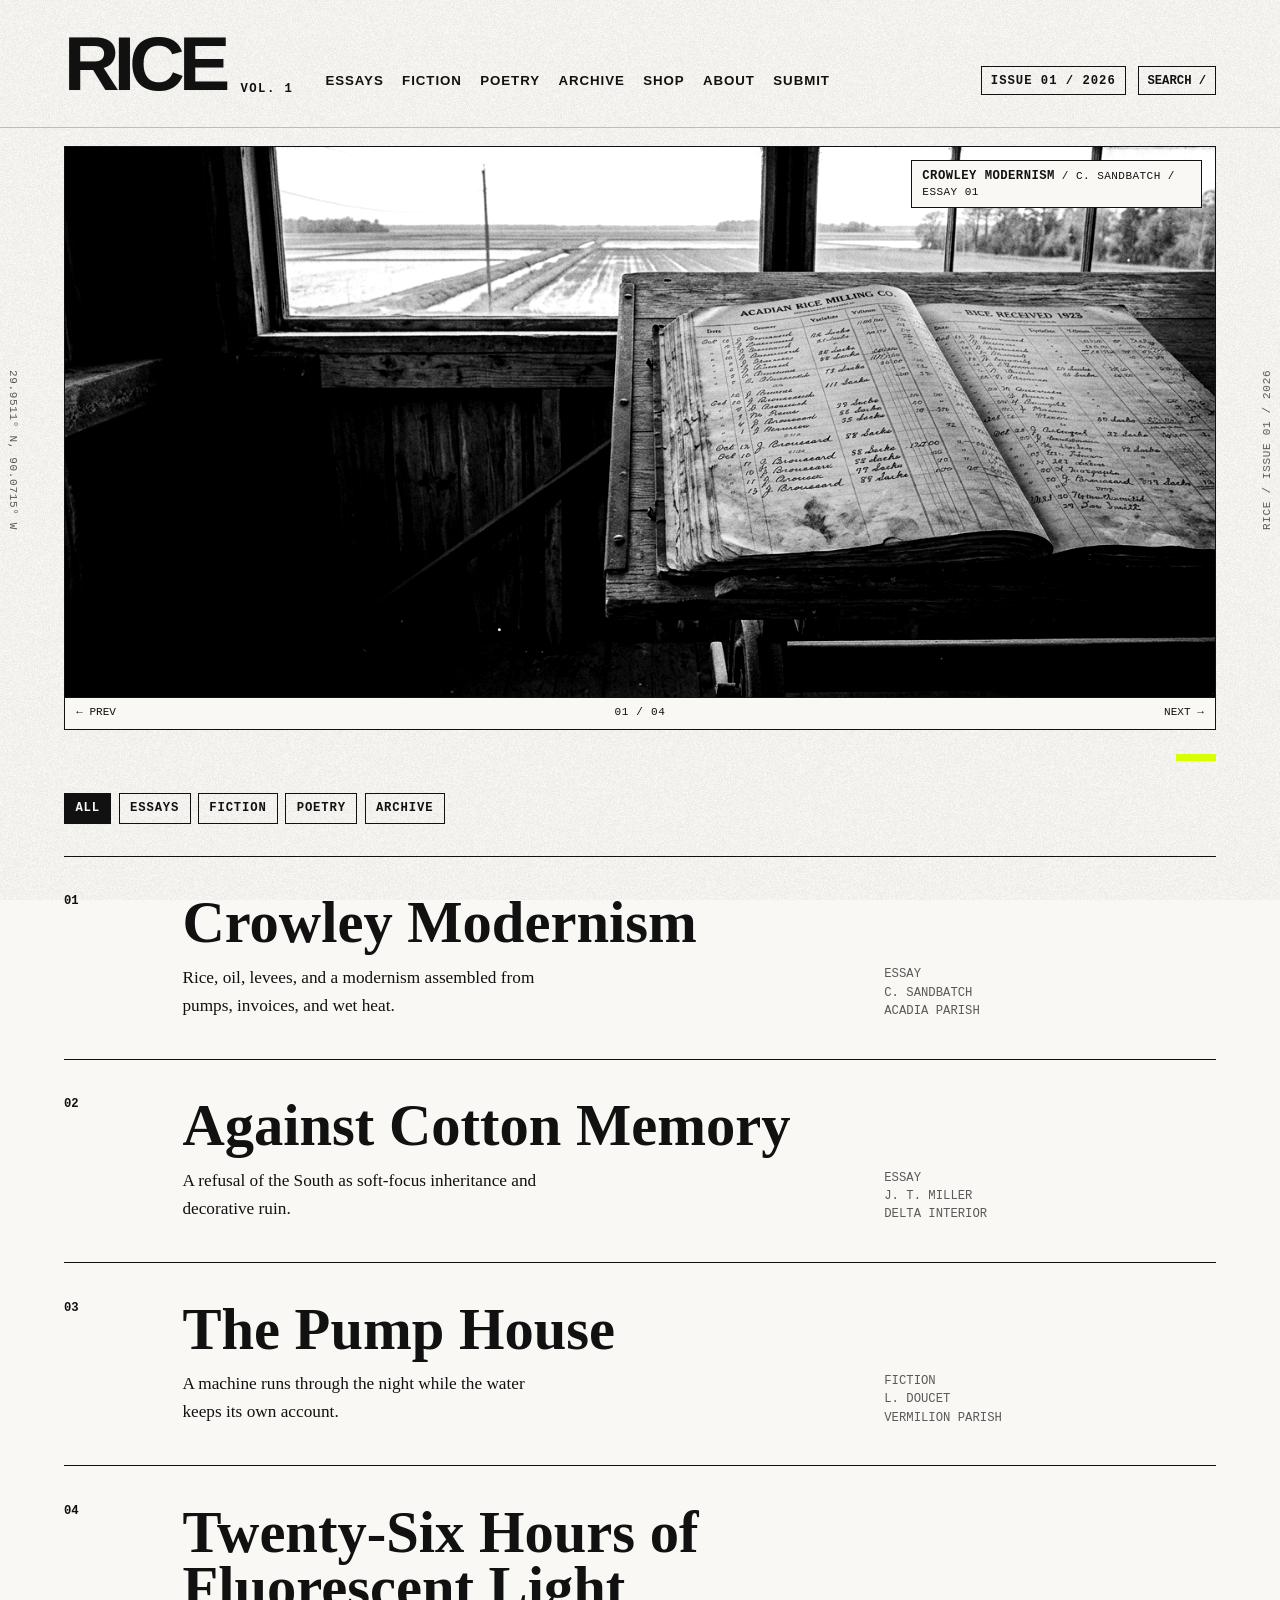
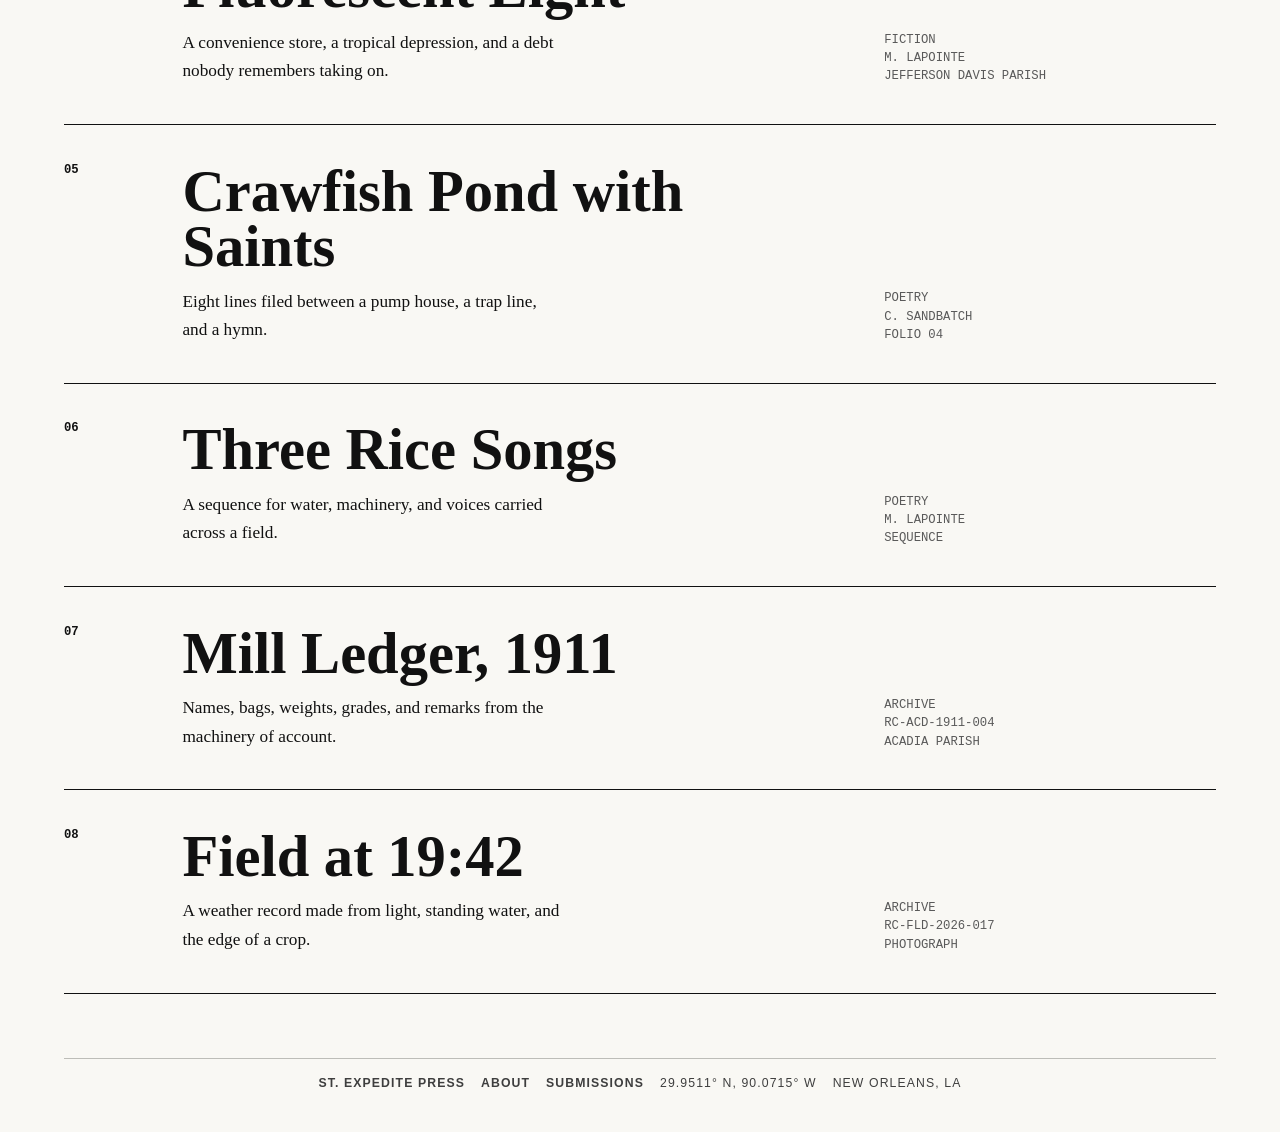
<file: index.html>
<!DOCTYPE html>
<html lang="en">
<head>
  <meta charset="UTF-8">
  <meta name="viewport" content="width=device-width, initial-scale=1.0">
  <title>RICE &ndash; Volume 1</title>
  <meta name="description" content="RICE Volume 1: essays, fiction, poetry, and archival work from the Gulf South.">
  <meta name="theme-color" content="#f9f8f4">
  <meta property="og:title" content="RICE — Volume 1">
  <meta property="og:description" content="Essays, fiction, poetry, and archival work from the Gulf South.">
  <meta property="og:type" content="website">
  <meta property="og:image" content="assets/images/feature/feature-essays.jpg">
  <link rel="icon" href="assets/images/system/logo.png" type="image/png">
  <link rel="stylesheet" href="styles.css">
  <script src="site.js" defer></script>
</head>
<body>
  <a class="skip-link" href="#main-content">Skip to content</a>
  <header class="masthead">
    <div class="masthead-inner"><h1 class="logo"><a href="index.html">RICE</a></h1><span class="volume">VOL. 1</span></div>
    <nav class="main-nav" aria-label="Primary"><ul>
      <li><a href="essays.html">Essays</a></li><li><a href="fiction.html">Fiction</a></li>
      <li><a href="poetry.html">Poetry</a></li><li><a href="archive.html">Archive</a></li>
      <li><a href="shop.html">Shop</a></li><li><a href="about.html">About</a></li><li><a href="submissions.html">Submit</a></li>
    </ul></nav>
  </header>
  <aside class="coords-left" aria-hidden="true">29.9511&deg; N, 90.0715&deg; W</aside>
  <aside class="coords-right" aria-hidden="true">RICE / ISSUE 01 / 2026</aside>

  <main id="main-content" class="section-shell issue-page">
    <section class="feature-strip" aria-label="Volume 1 featured work">
      <figure class="feature-strip-item">
        <a href="essay-template.html"><img src="assets/images/feature/feature-essays.jpg" alt="Rice mill ledger beside windows overlooking flooded rice fields" width="1360" height="768"></a>
        <figcaption><strong>Crowley Modernism</strong> / C. Sandbatch / Essay 01</figcaption>
      </figure>
      <figure class="feature-strip-item">
        <a href="fiction-template.html"><img src="assets/images/feature/feature-fiction.jpg" alt="Pump house beside dark drainage water under a security light" width="1360" height="768"></a>
        <figcaption><strong>The Pump House</strong> / L. Doucet / Fiction 03</figcaption>
      </figure>
      <figure class="feature-strip-item">
        <a href="poem-template.html"><img src="assets/images/feature/feature-poetry.jpg" alt="Rice field, drainage water, traps, and a distant pump under dark weather" width="1360" height="768"></a>
        <figcaption><strong>Crawfish Pond with Saints</strong> / C. Sandbatch / Poetry 04</figcaption>
      </figure>
      <figure class="feature-strip-item">
        <a href="archive-template.html"><img src="assets/images/feature/feature-archive.png" alt="Archival maps, ledgers, receipts, and survey fragments" width="1360" height="768"></a>
        <figcaption><strong>Mill Ledger, 1911</strong> / Archive / RC-ACD-1911-004</figcaption>
      </figure>
    </section>

    <nav class="issue-filters archive-toolbar archive-filters" aria-label="Filter Volume 1 contents">
      <button type="button" data-issue-filter="all" aria-pressed="true">All</button>
      <button type="button" data-issue-filter="essay" aria-pressed="false">Essays</button>
      <button type="button" data-issue-filter="fiction" aria-pressed="false">Fiction</button>
      <button type="button" data-issue-filter="poetry" aria-pressed="false">Poetry</button>
      <button type="button" data-issue-filter="archive" aria-pressed="false">Archive</button>
    </nav>

    <section class="section-index issue-index" data-issue-index aria-label="Volume 1 contents">
      <article class="section-record" data-issue-tag="essay">
        <div><h2><a href="essay-template.html">Crowley Modernism</a></h2><p class="record-excerpt">Rice, oil, levees, and a modernism assembled from pumps, invoices, and wet heat.</p></div>
        <div class="record-meta">Essay<br>C. Sandbatch<br>Acadia Parish</div>
      </article>
      <article class="section-record" data-issue-tag="essay">
        <div><h2><a href="essays.html">Against Cotton Memory</a></h2><p class="record-excerpt">A refusal of the South as soft-focus inheritance and decorative ruin.</p></div>
        <div class="record-meta">Essay<br>J. T. Miller<br>Delta interior</div>
      </article>
      <article class="section-record" data-issue-tag="fiction">
        <div><h2><a href="fiction-template.html">The Pump House</a></h2><p class="record-excerpt">A machine runs through the night while the water keeps its own account.</p></div>
        <div class="record-meta">Fiction<br>L. Doucet<br>Vermilion Parish</div>
      </article>
      <article class="section-record" data-issue-tag="fiction">
        <div><h2><a href="fiction.html">Twenty-Six Hours of Fluorescent Light</a></h2><p class="record-excerpt">A convenience store, a tropical depression, and a debt nobody remembers taking on.</p></div>
        <div class="record-meta">Fiction<br>M. Lapointe<br>Jefferson Davis Parish</div>
      </article>
      <article class="section-record" data-issue-tag="poetry">
        <div><h2><a href="poem-template.html">Crawfish Pond with Saints</a></h2><p class="record-excerpt">Eight lines filed between a pump house, a trap line, and a hymn.</p></div>
        <div class="record-meta">Poetry<br>C. Sandbatch<br>Folio 04</div>
      </article>
      <article class="section-record" data-issue-tag="poetry">
        <div><h2><a href="poetry.html">Three Rice Songs</a></h2><p class="record-excerpt">A sequence for water, machinery, and voices carried across a field.</p></div>
        <div class="record-meta">Poetry<br>M. Lapointe<br>Sequence</div>
      </article>
      <article class="section-record" data-issue-tag="archive">
        <div><h2><a href="archive-template.html">Mill Ledger, 1911</a></h2><p class="record-excerpt">Names, bags, weights, grades, and remarks from the machinery of account.</p></div>
        <div class="record-meta">Archive<br>RC-ACD-1911-004<br>Acadia Parish</div>
      </article>
      <article class="section-record" data-issue-tag="archive">
        <div><h2><a href="archive.html">Field at 19:42</a></h2><p class="record-excerpt">A weather record made from light, standing water, and the edge of a crop.</p></div>
        <div class="record-meta">Archive<br>RC-FLD-2026-017<br>Photograph</div>
      </article>
    </section>
  </main>
  <footer class="footer"><a href="https://stexpedite.press">ST. EXPEDITE PRESS</a><a href="about.html">ABOUT</a><a href="submissions.html">SUBMISSIONS</a><span>29.9511&deg; N, 90.0715&deg; W</span><span>NEW ORLEANS, LA</span></footer>
</body>
</html>
</file>
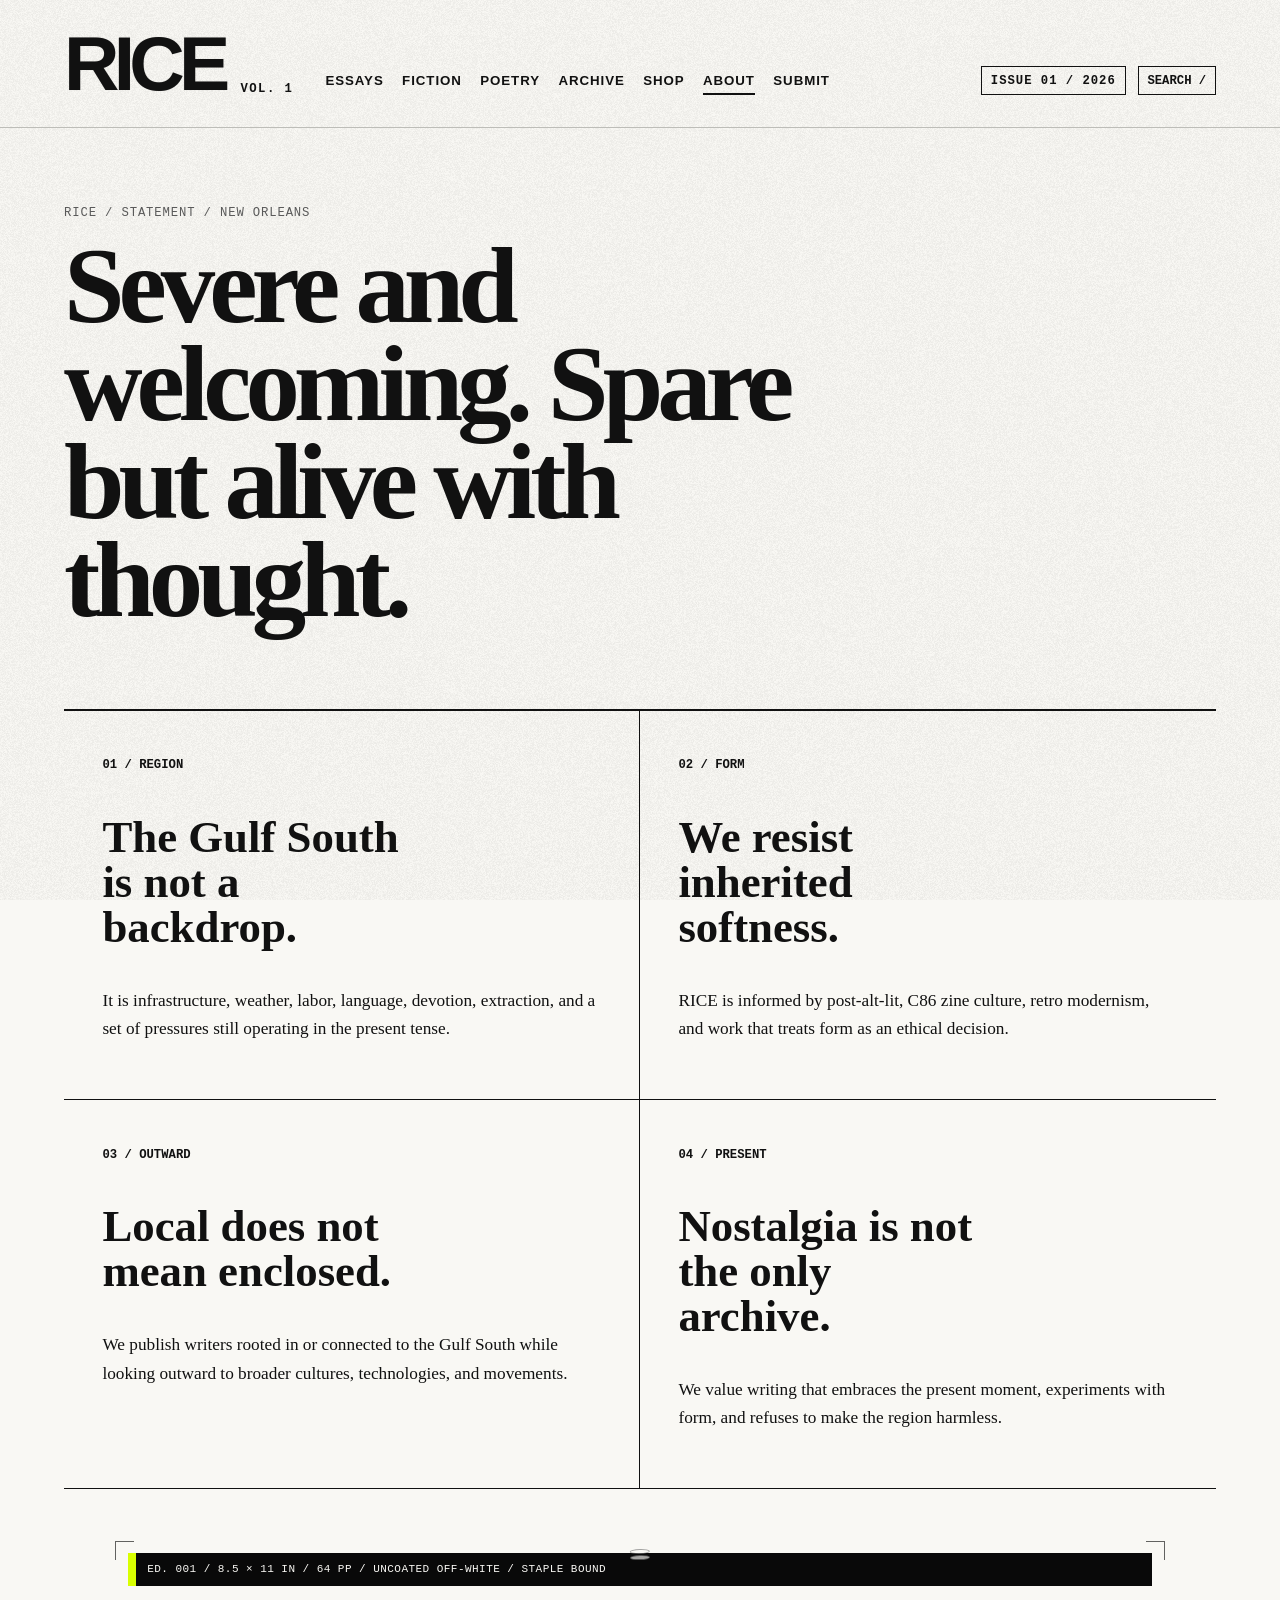
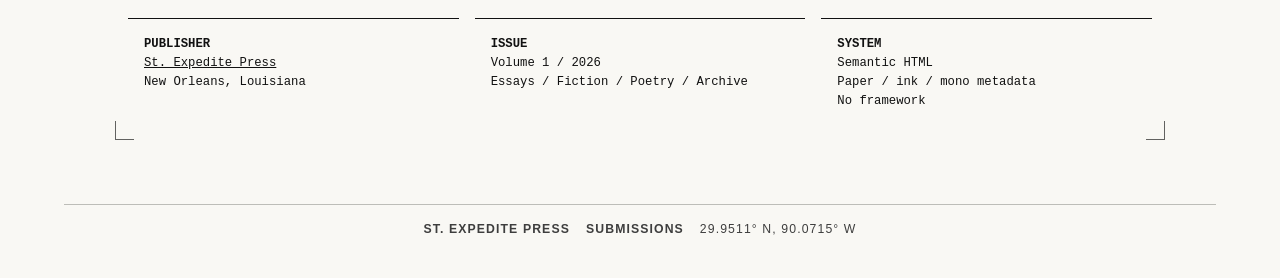
<file: about.html>
<!DOCTYPE html>
<html lang="en">
<head>
  <meta charset="UTF-8"><meta name="viewport" content="width=device-width, initial-scale=1.0">
  <title>About &ndash; RICE</title>
  <meta name="description" content="RICE is a Southern literary magazine published by St. Expedite Press.">
  <meta name="theme-color" content="#f9f8f4"><link rel="icon" href="assets/images/system/logo.png" type="image/png">
  <link rel="stylesheet" href="styles.css"><script src="site.js" defer></script>
</head>
<body>
  <a class="skip-link" href="#main-content">Skip to content</a>
  <header class="masthead">
    <div class="masthead-inner"><p class="logo"><a href="index.html">RICE</a></p><span class="volume">VOL. 1</span></div>
    <nav class="main-nav" aria-label="Primary"><ul><li><a href="essays.html">Essays</a></li><li><a href="fiction.html">Fiction</a></li><li><a href="poetry.html">Poetry</a></li><li><a href="archive.html">Archive</a></li><li><a href="shop.html">Shop</a></li><li><a href="about.html" aria-current="page">About</a></li><li><a href="submissions.html">Submit</a></li></ul></nav>
  </header>
  <main id="main-content" class="manifesto">
    <div class="breadcrumbs">RICE / STATEMENT / NEW ORLEANS</div>
    <h1 class="manifesto-lead">Severe and welcoming. Spare but alive with thought.</h1>
    <section class="manifesto-grid">
      <article class="proposition"><span>01 / REGION</span><h2>The Gulf South is not a backdrop.</h2><p>It is infrastructure, weather, labor, language, devotion, extraction, and a set of pressures still operating in the present tense.</p></article>
      <article class="proposition"><span>02 / FORM</span><h2>We resist inherited softness.</h2><p>RICE is informed by post-alt-lit, C86 zine culture, retro modernism, and work that treats form as an ethical decision.</p></article>
      <article class="proposition"><span>03 / OUTWARD</span><h2>Local does not mean enclosed.</h2><p>We publish writers rooted in or connected to the Gulf South while looking outward to broader cultures, technologies, and movements.</p></article>
      <article class="proposition"><span>04 / PRESENT</span><h2>Nostalgia is not the only archive.</h2><p>We value writing that embraces the present moment, experiments with form, and refuses to make the region harmless.</p></article>
    </section>
    <section class="colophon-grid publication-object" aria-label="Colophon">
      <p class="publication-specline">ED. 001 / 8.5 × 11 IN / 64 PP / UNCOATED OFF-WHITE / STAPLE BOUND</p>
      <div class="colophon-panel"><strong>PUBLISHER</strong><br><a href="https://stexpedite.press">St. Expedite Press</a><br>New Orleans, Louisiana</div>
      <div class="colophon-panel"><strong>ISSUE</strong><br>Volume 1 / 2026<br>Essays / Fiction / Poetry / Archive</div>
      <div class="colophon-panel"><strong>SYSTEM</strong><br>Semantic HTML<br>Paper / ink / mono metadata<br>No framework</div>
    </section>
  </main>
  <footer class="footer"><a href="https://stexpedite.press">ST. EXPEDITE PRESS</a><a href="submissions.html">SUBMISSIONS</a><span>29.9511&deg; N, 90.0715&deg; W</span></footer>
</body>
</html>
</file>
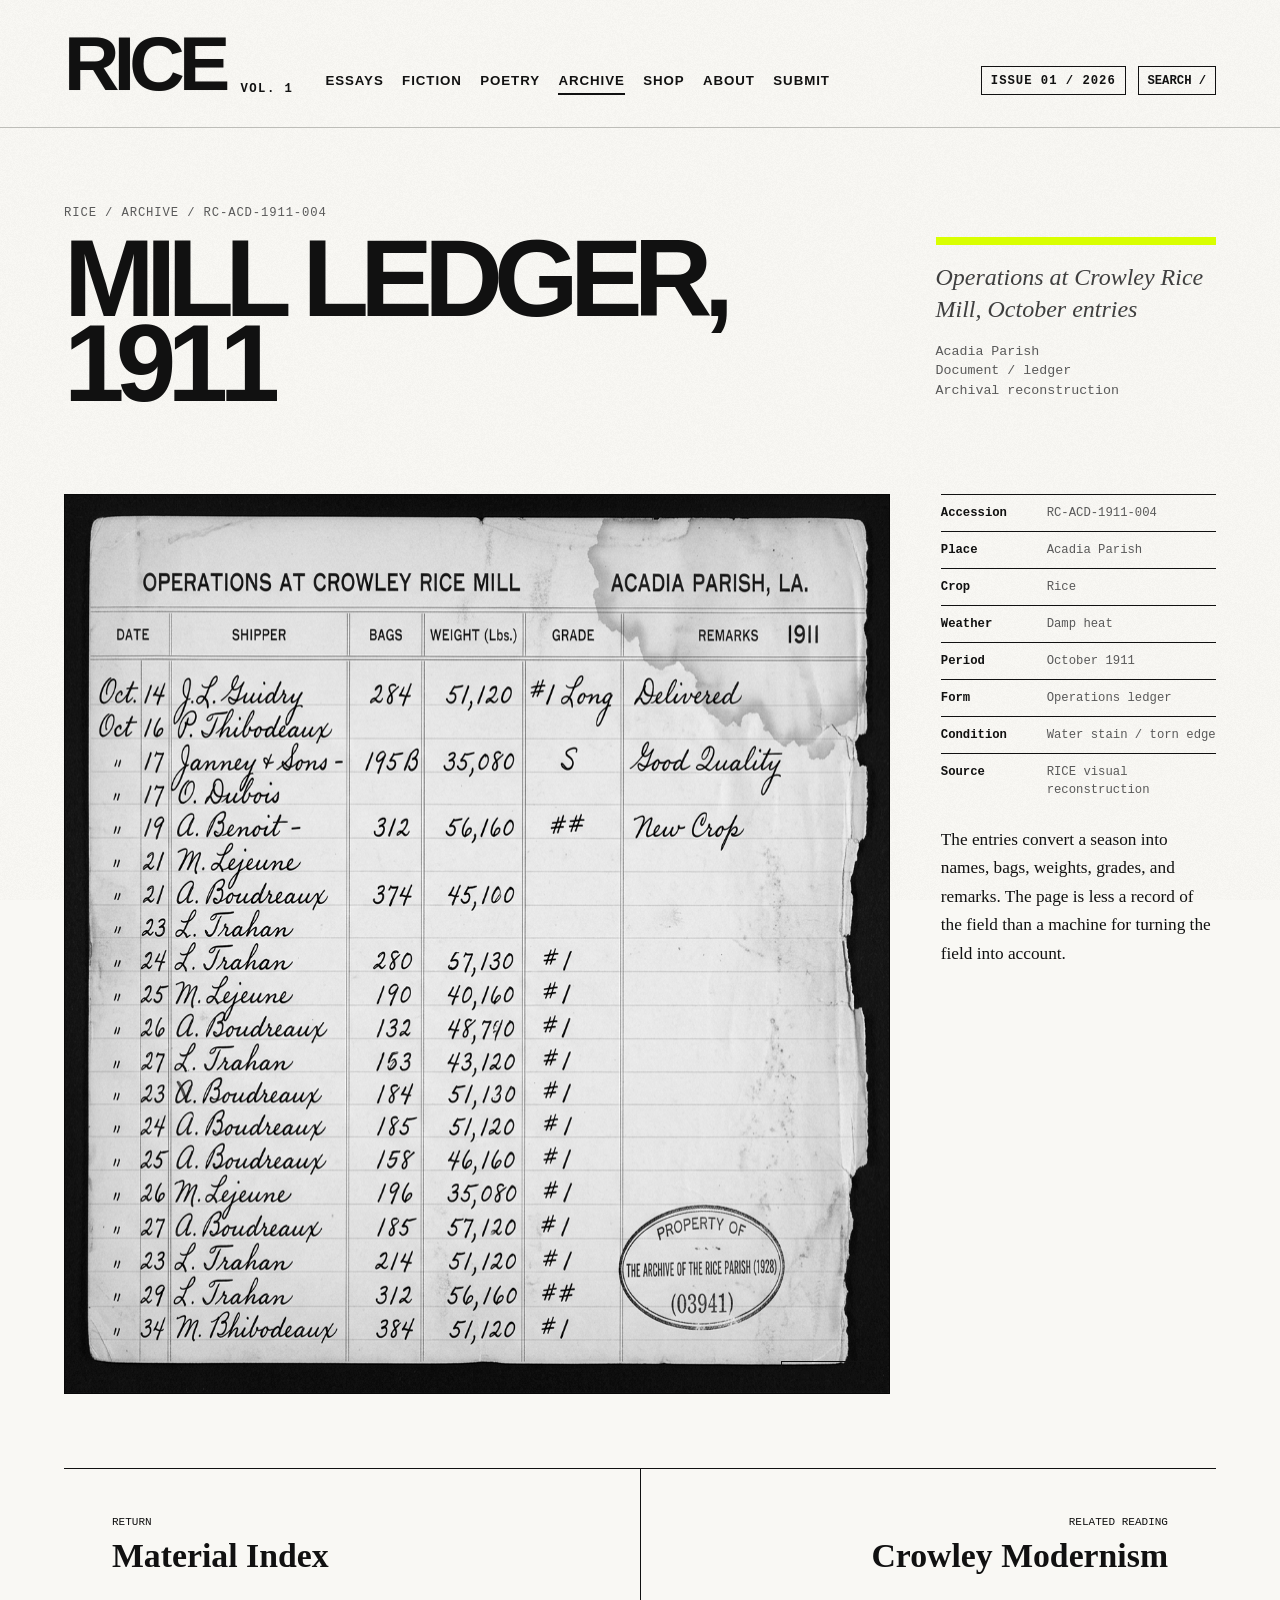
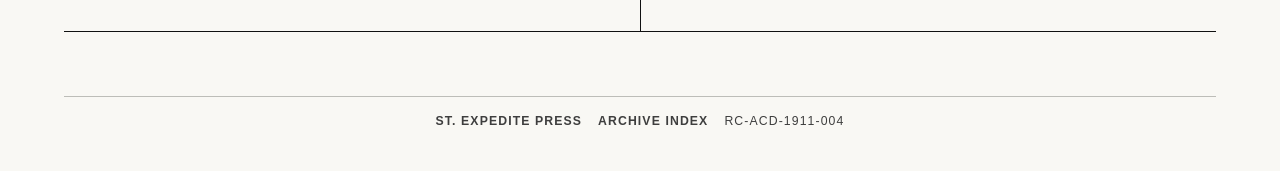
<file: archive-template.html>
<!DOCTYPE html>
<html lang="en">
<head>
  <meta charset="UTF-8"><meta name="viewport" content="width=device-width, initial-scale=1.0">
  <title>Mill Ledger, 1911 &ndash; RICE Archive</title>
  <meta name="description" content="An archival reconstruction of a Crowley rice mill operations ledger from 1911.">
  <meta name="theme-color" content="#f9f8f4"><link rel="icon" href="assets/images/system/logo.png" type="image/png">
  <link rel="stylesheet" href="styles.css"><script src="site.js" defer></script>
</head>
<body class="reading-page archive-page">
  <a class="skip-link" href="#main-content">Skip to content</a>
  <header class="masthead">
    <div class="masthead-inner"><p class="logo"><a href="index.html">RICE</a></p><span class="volume">VOL. 1</span></div>
    <nav class="main-nav" aria-label="Primary"><ul><li><a href="essays.html">Essays</a></li><li><a href="fiction.html">Fiction</a></li><li><a href="poetry.html">Poetry</a></li><li><a href="archive.html" aria-current="page">Archive</a></li><li><a href="shop.html">Shop</a></li><li><a href="about.html">About</a></li><li><a href="submissions.html">Submit</a></li></ul></nav>
  </header>
  <main id="main-content">
    <header class="article-header editorial">
      <div><div class="breadcrumbs">RICE / ARCHIVE / RC-ACD-1911-004</div><h1>Mill Ledger, 1911</h1></div>
      <div class="article-side"><p class="deck">Operations at Crowley Rice Mill, October entries</p><div class="byline">Acadia Parish<br>Document / ledger<br>Archival reconstruction</div></div>
    </header>
    <section class="archive-record">
      <div class="archive-scan">
        <img src="assets/images/archive/archive-ledger.jpg" alt="Aged 1911 operations ledger from Crowley Rice Mill" width="1200" height="900">
        <button class="text-action" type="button" data-zoom-image="assets/images/archive/archive-ledger.jpg" data-zoom-alt="Aged 1911 operations ledger from Crowley Rice Mill">Zoom scan</button>
      </div>
      <aside class="archive-data">
        <dl class="field-card">
          <dt>Accession</dt><dd>RC-ACD-1911-004</dd>
          <dt>Place</dt><dd>Acadia Parish</dd>
          <dt>Crop</dt><dd>Rice</dd>
          <dt>Weather</dt><dd>Damp heat</dd>
          <dt>Period</dt><dd>October 1911</dd>
          <dt>Form</dt><dd>Operations ledger</dd>
          <dt>Condition</dt><dd>Water stain / torn edge</dd>
          <dt>Source</dt><dd>RICE visual reconstruction</dd>
        </dl>
        <p class="archive-description">The entries convert a season into names, bags, weights, grades, and remarks. The page is less a record of the field than a machine for turning the field into account.</p>
      </aside>
    </section>
    <nav class="article-pagination"><a href="archive.html"><span>Return</span><strong>Material Index</strong></a><a href="essay-template.html"><span>Related reading</span><strong>Crowley Modernism</strong></a></nav>
  </main>
  <footer class="footer"><a href="https://stexpedite.press">ST. EXPEDITE PRESS</a><a href="archive.html">ARCHIVE INDEX</a><span>RC-ACD-1911-004</span></footer>
</body>
</html>
</file>
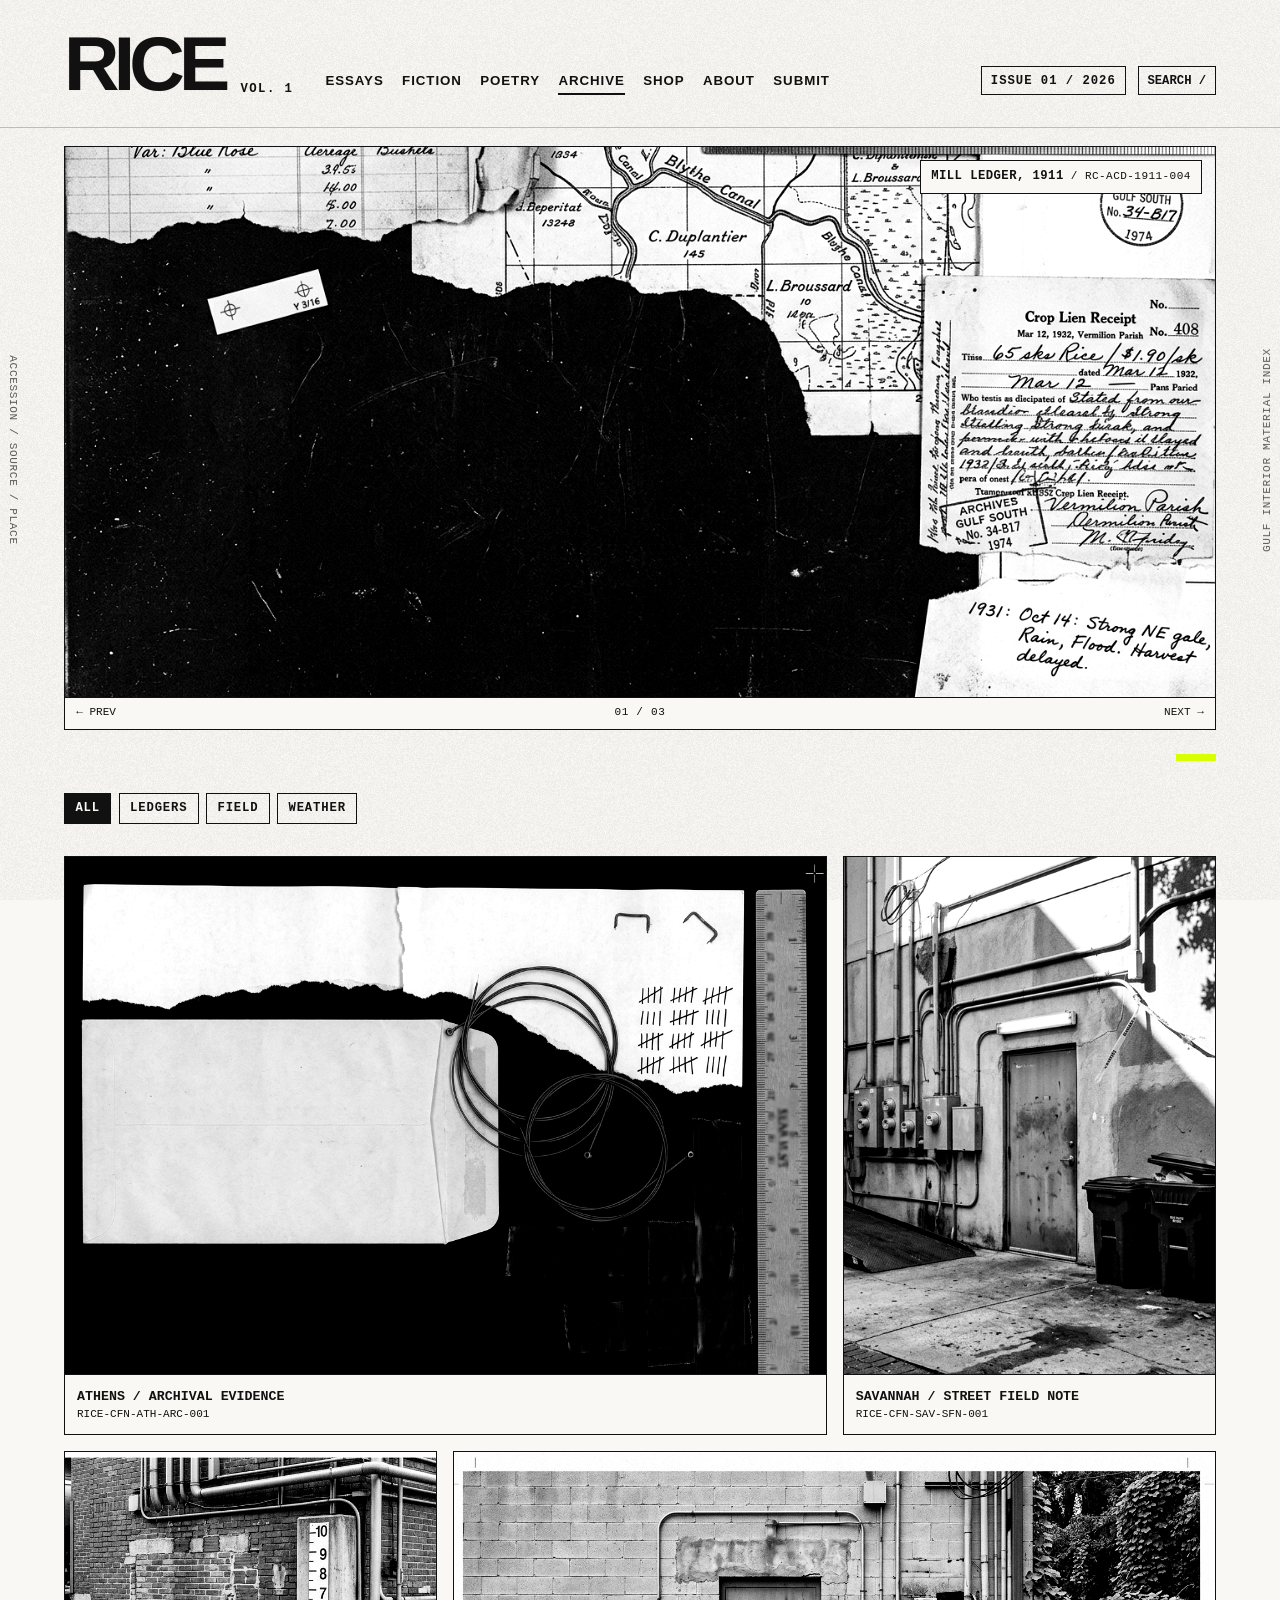
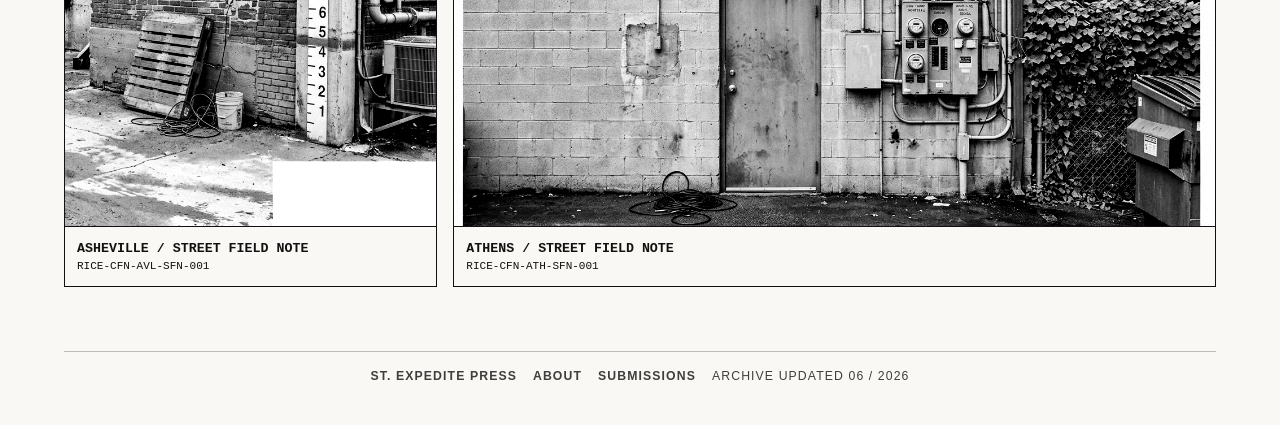
<file: archive.html>
<!DOCTYPE html>
<html lang="en">
<head>
  <meta charset="UTF-8"><meta name="viewport" content="width=device-width, initial-scale=1.0">
  <title>RICE &ndash; Archive</title>
  <meta name="description" content="Scans, ledgers, maps, invoices, and field evidence from the Gulf interior.">
  <meta name="theme-color" content="#f9f8f4"><link rel="icon" href="assets/images/system/logo.png" type="image/png">
  <link rel="stylesheet" href="styles.css"><script src="site.js" defer></script>
</head>
<body>
  <a class="skip-link" href="#main-content">Skip to content</a>
  <header class="masthead">
    <div class="masthead-inner"><p class="logo"><a href="index.html">RICE</a></p><span class="volume">VOL. 1</span></div>
    <nav class="main-nav" aria-label="Primary"><ul><li><a href="essays.html">Essays</a></li><li><a href="fiction.html">Fiction</a></li><li><a href="poetry.html">Poetry</a></li><li><a href="archive.html" aria-current="page">Archive</a></li><li><a href="shop.html">Shop</a></li><li><a href="about.html">About</a></li><li><a href="submissions.html">Submit</a></li></ul></nav>
  </header>
  <aside class="coords-left" aria-hidden="true">ACCESSION / SOURCE / PLACE</aside><aside class="coords-right" aria-hidden="true">GULF INTERIOR MATERIAL INDEX</aside>
  <main id="main-content" class="section-shell">
    <h1 class="visually-hidden">Archive</h1>
    <section class="feature-strip" aria-label="Archive feature images">
      <figure class="feature-strip-item feature-strip-item-wide">
        <a href="archive-template.html"><img src="assets/images/feature/feature-archive.png" alt="Archival maps, ledgers, receipts, and survey fragments arranged around dark copy-bed space" width="1360" height="768"></a>
        <figcaption><strong>Mill Ledger, 1911</strong> / RC-ACD-1911-004</figcaption>
      </figure>
      <figure class="feature-strip-item">
        <a href="archive-template.html"><img src="assets/images/feature/feature.png" alt="Monochrome field record" width="1280" height="720"></a>
        <figcaption><strong>Field at 19:42</strong> / RC-FLD-2026-017</figcaption>
      </figure>
      <figure class="feature-strip-item">
        <a href="shop.html"><img src="assets/images/feature/issue-specimen.jpg" alt="RICE issue specimen on a copier bed" width="1200" height="900"></a>
        <figcaption><strong>Volume 1 Specimen</strong> / RC-PUB-2026-001</figcaption>
      </figure>
    </section>
    <div class="archive-toolbar archive-filters" aria-label="Archive filters">
      <button type="button" data-archive-filter="all" aria-pressed="true">All</button>
      <button type="button" data-archive-filter="ledger" aria-pressed="false">Ledgers</button>
      <button type="button" data-archive-filter="field" aria-pressed="false">Field</button>
      <button type="button" data-archive-filter="weather" aria-pressed="false">Weather</button>
    </div>
    <section class="archive-grid" data-archive-grid>
      <a class="archive-card wide" data-tags="ledger field" data-random="archive" href="archive-template.html">
        <img src="assets/images/archive/archive-ledger.jpg" alt="Aged rice mill operations ledger from 1911" width="1200" height="900">
        <span class="archive-label"><strong>Mill Ledger, 1911</strong>RC-ACD-1911-004 / Acadia Parish / Ledger</span>
      </a>
      <a class="archive-card" data-tags="field weather" data-random="archive" href="archive-template.html">
        <img src="assets/images/archive/new-orleans-street-field-note.jpg" alt="Deadpan documentary view of present-day service infrastructure in New Orleans, Louisiana." width="1376" height="768">
        <span class="archive-label"><strong>Field at 19:42</strong>RC-FLD-2026-017 / Weather / Photograph</span>
      </a>
      <a class="archive-card" data-tags="weather" data-random="archive" href="archive-template.html">
        <img src="assets/images/archive/athens-archival-evidence.jpg" alt="Generated archival reconstruction composed from documents and material evidence associated with Athens, Georgia." width="1200" height="896">
        <span class="archive-label"><strong>Damp Heat Index</strong>RC-WTH-2026-009 / Survey / Chart</span>
      </a>
      <a class="archive-card wide" data-tags="ledger" data-random="archive" href="archive-template.html">
        <img src="assets/images/archive/archive-ledger.jpg" alt="Detail from an aged rice ledger" width="1200" height="900">
        <span class="archive-label"><strong>Shipper / Weight / Grade</strong>RC-ACD-1911-004B / Detail / Ledger</span>
      </a>
    </section>
  </main>
  <footer class="footer"><a href="https://stexpedite.press">ST. EXPEDITE PRESS</a><a href="about.html">ABOUT</a><a href="submissions.html">SUBMISSIONS</a><span>ARCHIVE UPDATED 06 / 2026</span></footer>
</body>
</html>
</file>
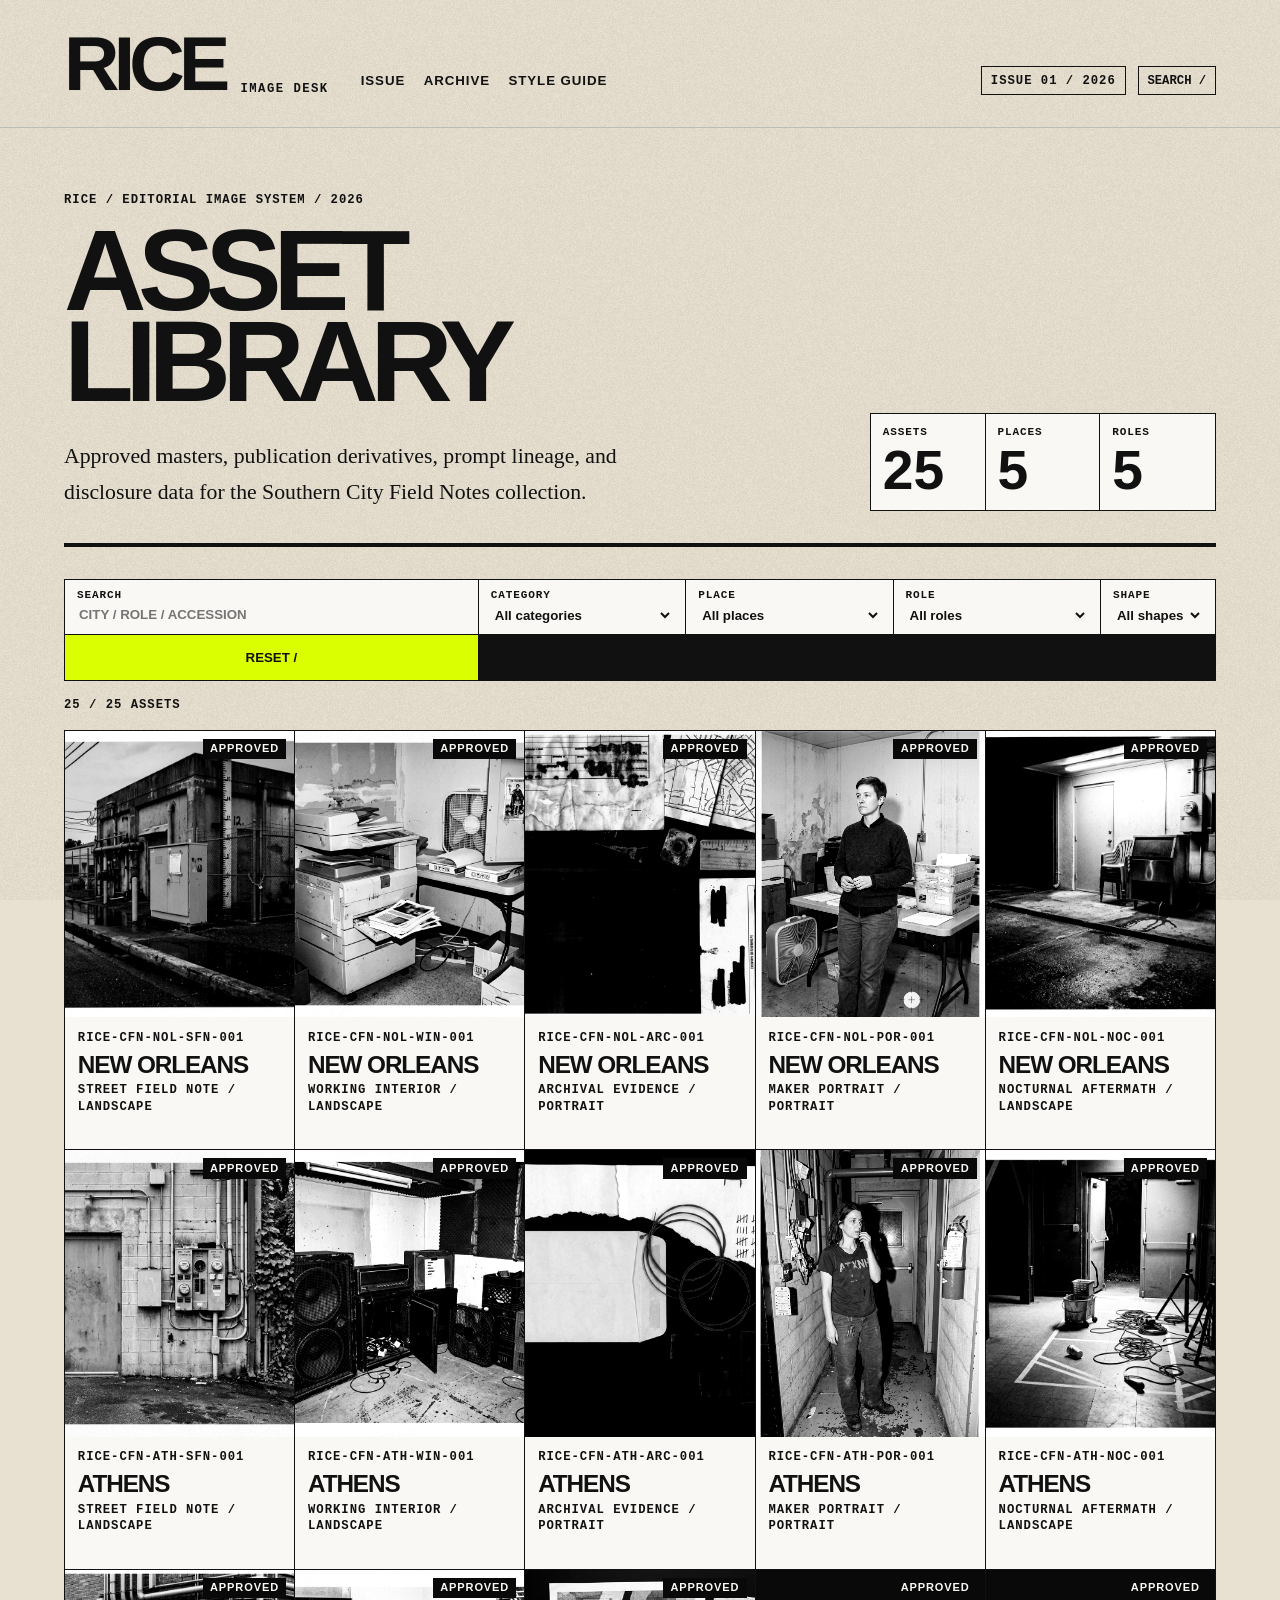
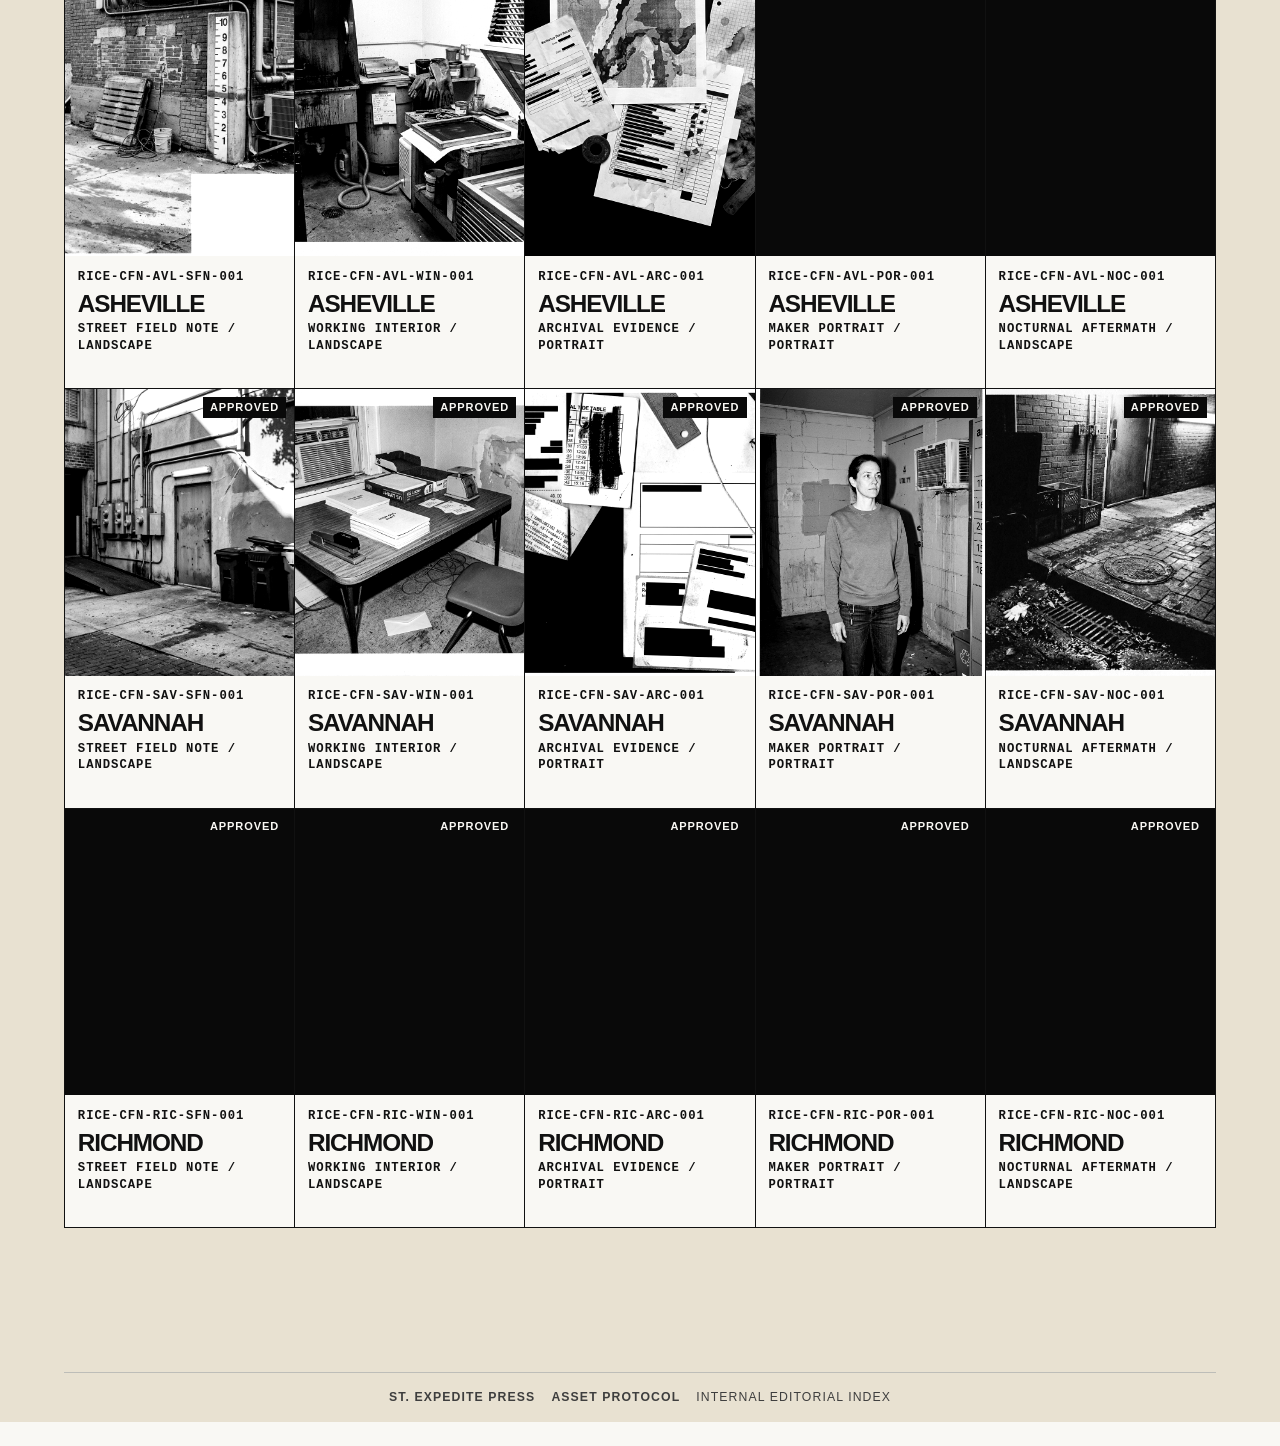
<file: asset-library.html>
<!DOCTYPE html>
<html lang="en">
<head>
  <meta charset="UTF-8">
  <meta name="viewport" content="width=device-width, initial-scale=1.0">
  <title>RICE — Asset Library</title>
  <meta name="description" content="Editorial image catalog for RICE magazine.">
  <meta name="theme-color" content="#090909">
  <link rel="icon" href="assets/images/system/logo.png" type="image/png">
  <link rel="stylesheet" href="styles.css">
  <link rel="stylesheet" href="asset-library.css">
  <script src="site.js" defer></script>
  <script src="asset-library.js" defer></script>
</head>
<body class="asset-library-page">
  <a class="skip-link" href="#main-content">Skip to content</a>
  <header class="masthead">
    <div class="masthead-inner"><p class="logo"><a href="index.html">RICE</a></p><span class="volume">IMAGE DESK</span></div>
    <nav class="main-nav" aria-label="Asset library"><ul><li><a href="index.html">Issue</a></li><li><a href="archive.html">Archive</a></li><li><a href="docs/IMAGE_STYLE_GUIDE.md">Style Guide</a></li></ul></nav>
  </header>

  <main id="main-content" class="asset-shell">
    <header class="asset-intro">
      <p class="eyebrow">RICE / EDITORIAL IMAGE SYSTEM / 2026</p>
      <h1>Asset Library</h1>
      <p>Approved masters, publication derivatives, prompt lineage, and disclosure data for the Southern City Field Notes collection.</p>
      <dl class="asset-summary" data-asset-summary>
        <div><dt>Assets</dt><dd>—</dd></div>
        <div><dt>Places</dt><dd>—</dd></div>
        <div><dt>Roles</dt><dd>—</dd></div>
      </dl>
    </header>

    <section class="asset-controls" aria-label="Asset filters">
      <label>Search<input type="search" data-asset-search placeholder="CITY / ROLE / ACCESSION"></label>
      <label>Category<select data-asset-category><option value="all">All categories</option></select></label>
      <label>Place<select data-asset-place><option value="all">All places</option></select></label>
      <label>Role<select data-asset-role><option value="all">All roles</option></select></label>
      <label>Shape<select data-asset-orientation><option value="all">All shapes</option><option value="landscape">Landscape</option><option value="portrait">Portrait</option></select></label>
      <button type="button" data-asset-reset>Reset /</button>
    </section>

    <p class="asset-count" data-asset-count aria-live="polite">Loading catalog…</p>
    <section class="asset-grid" data-asset-grid aria-label="Editorial assets"></section>
    <p class="asset-error" data-asset-error hidden>Catalog unavailable. Serve the repository over HTTP and rebuild the library.</p>
  </main>

  <dialog class="asset-dialog" data-asset-dialog>
    <button type="button" class="asset-dialog-close" data-asset-close>Close ×</button>
    <div data-asset-detail></div>
  </dialog>

  <footer class="footer"><a href="https://stexpedite.press">ST. EXPEDITE PRESS</a><a href="assets/README.md">ASSET PROTOCOL</a><span>INTERNAL EDITORIAL INDEX</span></footer>
</body>
</html>
</file>
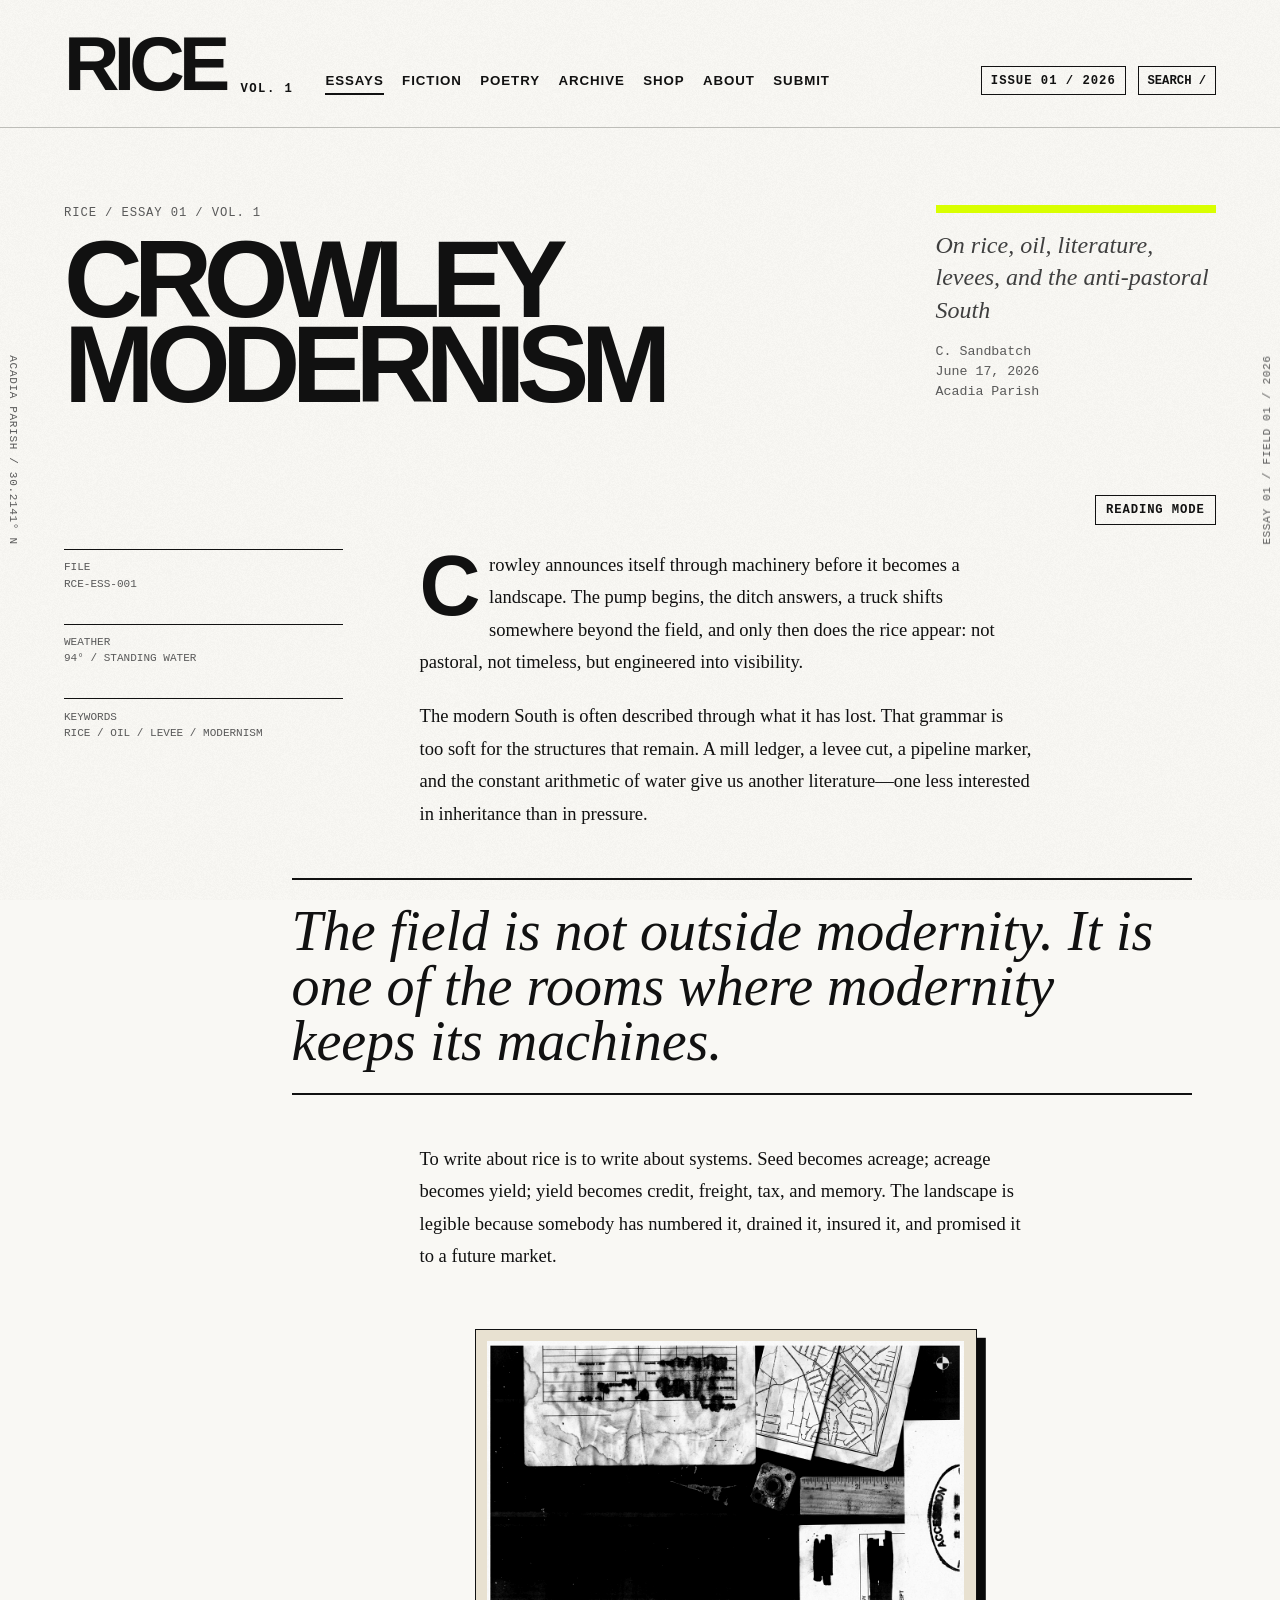
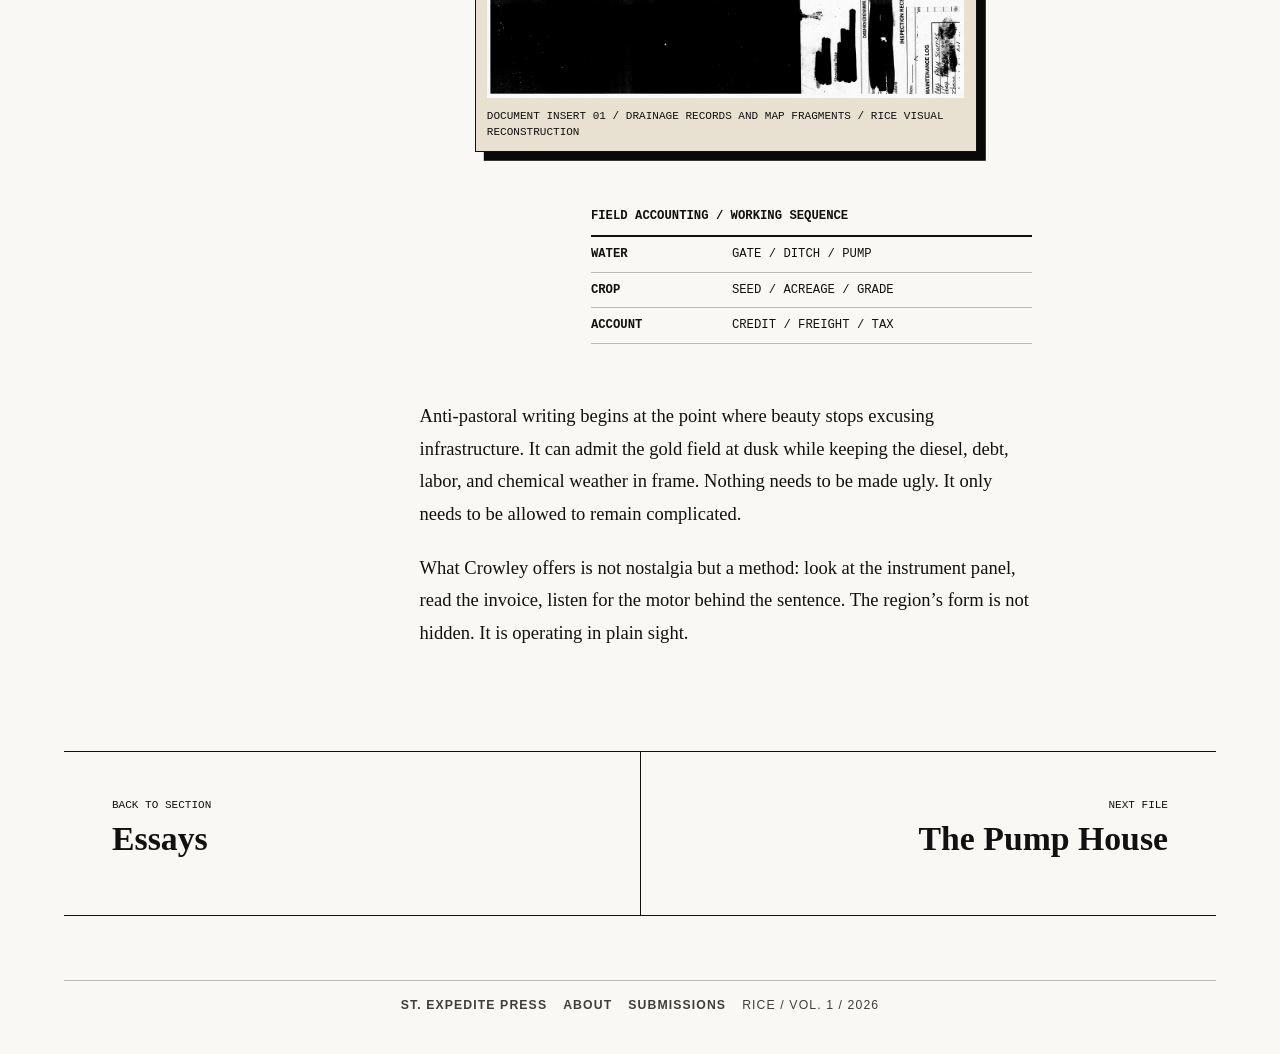
<file: essay-template.html>
<!DOCTYPE html>
<html lang="en">
<head>
  <meta charset="UTF-8"><meta name="viewport" content="width=device-width, initial-scale=1.0">
  <title>Crowley Modernism &ndash; RICE</title>
  <meta name="description" content="On rice, oil, literature, levees, and the anti-pastoral South.">
  <meta name="theme-color" content="#f9f8f4"><link rel="icon" href="assets/images/system/logo.png" type="image/png">
  <link rel="stylesheet" href="styles.css"><script src="site.js" defer></script>
</head>
<body class="reading-page article-page">
  <a class="skip-link" href="#main-content">Skip to content</a>
  <header class="masthead">
    <div class="masthead-inner"><p class="logo"><a href="index.html">RICE</a></p><span class="volume">VOL. 1</span></div>
    <nav class="main-nav" aria-label="Primary"><ul><li><a href="essays.html" aria-current="page">Essays</a></li><li><a href="fiction.html">Fiction</a></li><li><a href="poetry.html">Poetry</a></li><li><a href="archive.html">Archive</a></li><li><a href="shop.html">Shop</a></li><li><a href="about.html">About</a></li><li><a href="submissions.html">Submit</a></li></ul></nav>
  </header>
  <aside class="coords-left" aria-hidden="true">ACADIA PARISH / 30.2141&deg; N</aside><aside class="coords-right" aria-hidden="true">ESSAY 01 / FIELD 01 / 2026</aside>
  <main id="main-content">
    <header class="article-header editorial">
      <div><div class="breadcrumbs">RICE / ESSAY 01 / VOL. 1</div><h1>Crowley Modernism</h1></div>
      <div class="article-side">
        <p class="deck">On rice, oil, literature, levees, and the anti-pastoral South</p>
        <div class="byline">C. Sandbatch<br>June 17, 2026<br>Acadia Parish</div>
      </div>
    </header>
    <div class="reading-toolbar"><button type="button" data-reading-mode aria-pressed="false">Reading mode</button></div>
    <div class="article-layout">
      <aside class="margin-rail" aria-label="Article notes">
        <div class="margin-note">FILE<br>RCE-ESS-001</div>
        <div class="margin-note">WEATHER<br>94&deg; / STANDING WATER</div>
        <div class="margin-note">KEYWORDS<br>RICE / OIL / LEVEE / MODERNISM</div>
      </aside>
      <article class="article-body">
        <p>Crowley announces itself through machinery before it becomes a landscape. The pump begins, the ditch answers, a truck shifts somewhere beyond the field, and only then does the rice appear: not pastoral, not timeless, but engineered into visibility.</p>
        <p>The modern South is often described through what it has lost. That grammar is too soft for the structures that remain. A mill ledger, a levee cut, a pipeline marker, and the constant arithmetic of water give us another literature—one less interested in inheritance than in pressure.</p>
        <blockquote class="pull-quote">The field is not outside modernity. It is one of the rooms where modernity keeps its machines.</blockquote>
        <p>To write about rice is to write about systems. Seed becomes acreage; acreage becomes yield; yield becomes credit, freight, tax, and memory. The landscape is legible because somebody has numbered it, drained it, insured it, and promised it to a future market.</p>
        <figure class="document-insert">
          <img src="assets/images/archive/new-orleans-archival-evidence.jpg" alt="Generated archival reconstruction of water-damaged maintenance papers, a map, ruler, and corroded fastener" width="1365" height="1024">
          <figcaption>Document insert 01 / drainage records and map fragments / RICE visual reconstruction</figcaption>
        </figure>
        <table class="data-table">
          <caption>Field accounting / working sequence</caption>
          <tbody>
            <tr><th scope="row">Water</th><td>gate / ditch / pump</td></tr>
            <tr><th scope="row">Crop</th><td>seed / acreage / grade</td></tr>
            <tr><th scope="row">Account</th><td>credit / freight / tax</td></tr>
          </tbody>
        </table>
        <p>Anti-pastoral writing begins at the point where beauty stops excusing infrastructure. It can admit the gold field at dusk while keeping the diesel, debt, labor, and chemical weather in frame. Nothing needs to be made ugly. It only needs to be allowed to remain complicated.</p>
        <p>What Crowley offers is not nostalgia but a method: look at the instrument panel, read the invoice, listen for the motor behind the sentence. The region’s form is not hidden. It is operating in plain sight.</p>
      </article>
    </div>
    <nav class="article-pagination" aria-label="Article navigation">
      <a href="essays.html"><span>Back to section</span><strong>Essays</strong></a>
      <a href="fiction-template.html"><span>Next file</span><strong>The Pump House</strong></a>
    </nav>
  </main>
  <footer class="footer"><a href="https://stexpedite.press">ST. EXPEDITE PRESS</a><a href="about.html">ABOUT</a><a href="submissions.html">SUBMISSIONS</a><span>RICE / VOL. 1 / 2026</span></footer>
</body>
</html>
</file>
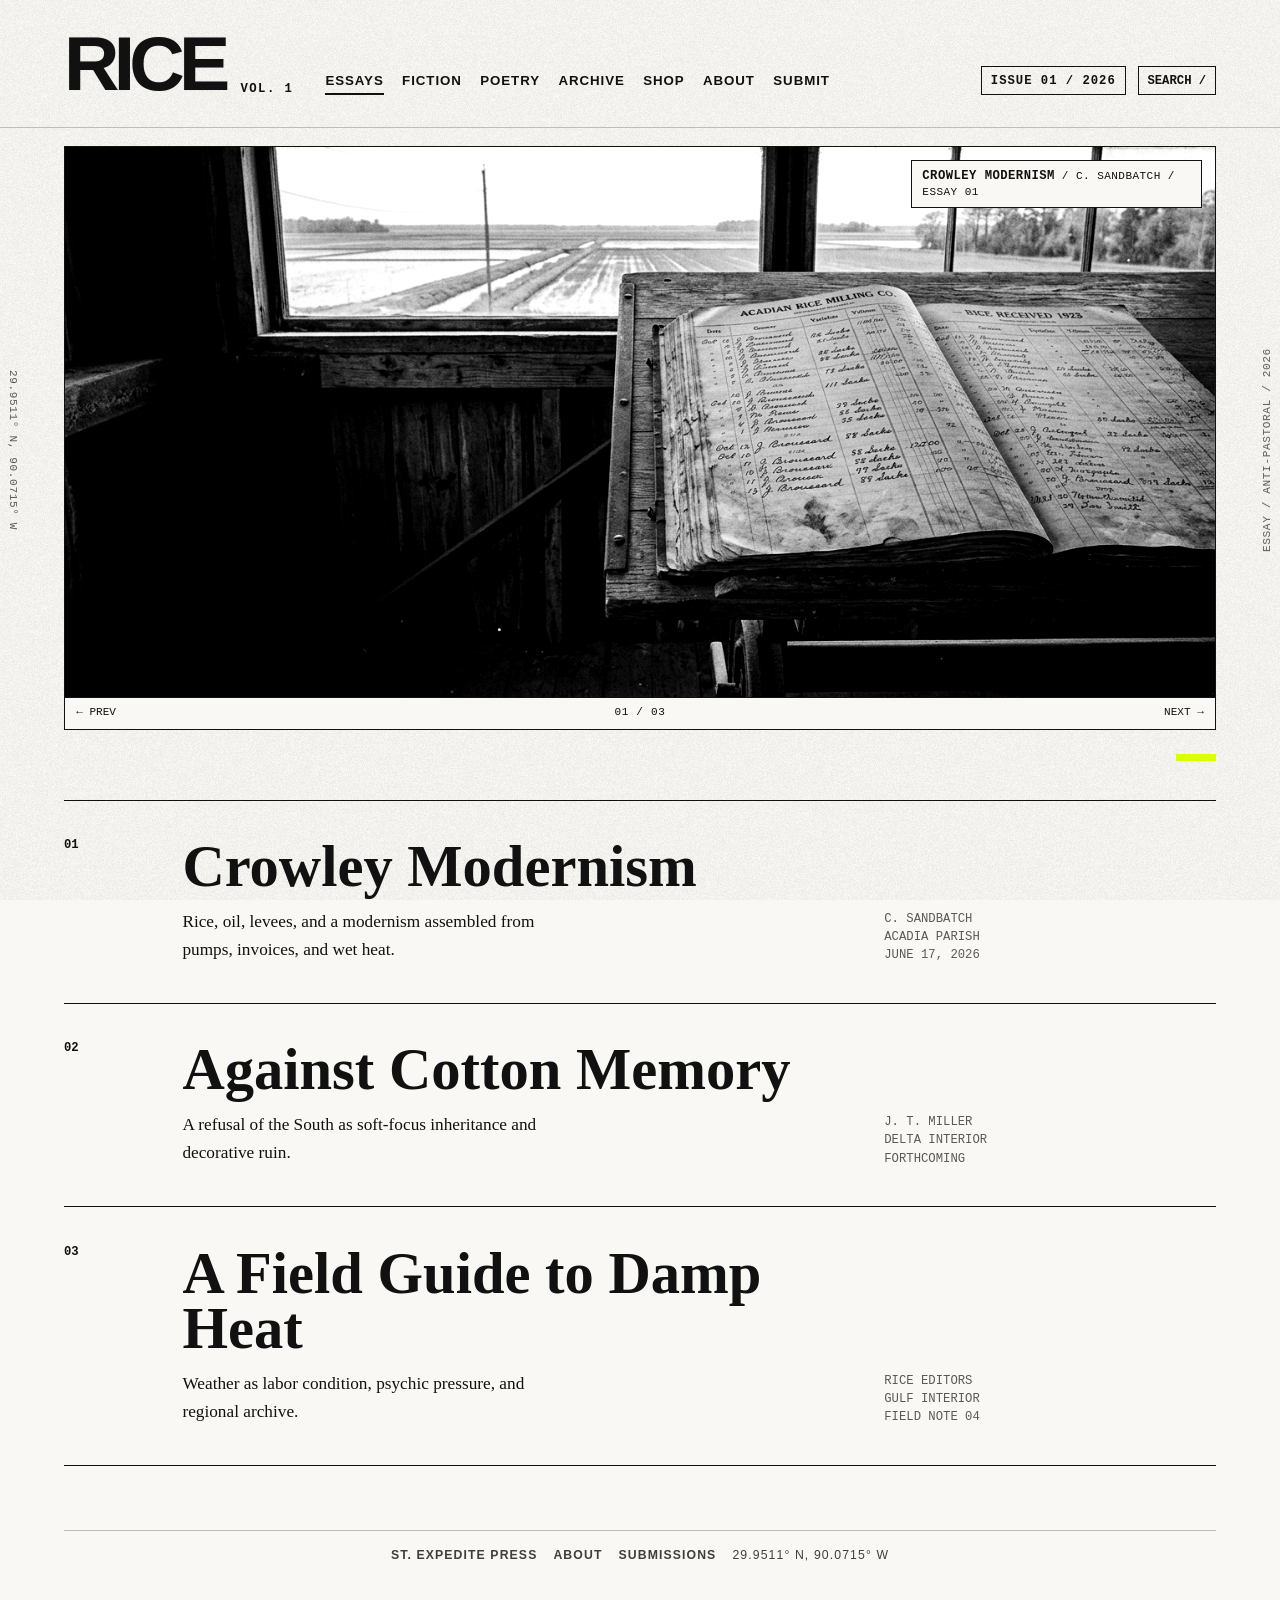
<file: essays.html>
<!DOCTYPE html>
<html lang="en">
<head>
  <meta charset="UTF-8">
  <meta name="viewport" content="width=device-width, initial-scale=1.0">
  <title>RICE &ndash; Essays</title>
  <meta name="description" content="Essays from RICE Volume 1: the Gulf South, machinery, memory, and anti-pastoral modernism.">
  <meta name="theme-color" content="#f9f8f4">
  <link rel="icon" href="assets/images/system/logo.png" type="image/png">
  <link rel="stylesheet" href="styles.css">
  <script src="site.js" defer></script>
</head>
<body>
  <a class="skip-link" href="#main-content">Skip to content</a>
  <header class="masthead">
    <div class="masthead-inner"><p class="logo"><a href="index.html">RICE</a></p><span class="volume">VOL. 1</span></div>
    <nav class="main-nav" aria-label="Primary"><ul>
      <li><a href="essays.html" aria-current="page">Essays</a></li><li><a href="fiction.html">Fiction</a></li>
      <li><a href="poetry.html">Poetry</a></li><li><a href="archive.html">Archive</a></li>
      <li><a href="shop.html">Shop</a></li><li><a href="about.html">About</a></li><li><a href="submissions.html">Submit</a></li>
    </ul></nav>
  </header>
  <aside class="coords-left" aria-hidden="true">29.9511&deg; N, 90.0715&deg; W</aside>
  <aside class="coords-right" aria-hidden="true">ESSAY / ANTI-PASTORAL / 2026</aside>
  <main id="main-content" class="section-shell">
    <h1 class="visually-hidden">Essays</h1>
    <section class="feature-strip" aria-label="Essay feature images">
      <figure class="feature-strip-item feature-strip-item-wide">
        <a href="essay-template.html"><img src="assets/images/feature/feature-essays.jpg" alt="Rice mill ledger beside windows overlooking flooded rice fields" width="1360" height="768"></a>
        <figcaption><strong>Crowley Modernism</strong> / C. Sandbatch / Essay 01</figcaption>
      </figure>
      <figure class="feature-strip-item">
        <a href="essay-template.html"><img src="assets/images/feature/feature-archive.png" alt="Archival maps, ledgers, receipts, and survey fragments" width="1376" height="768"></a>
        <figcaption><strong>Against Cotton Memory</strong> / J. T. Miller / Essay 02</figcaption>
      </figure>
      <figure class="feature-strip-item">
        <a href="archive-template.html"><img src="assets/images/feature/feature.png" alt="Monochrome field texture" width="1280" height="720"></a>
        <figcaption><strong>A Field Guide to Damp Heat</strong> / RICE Editors / Field Note</figcaption>
      </figure>
    </section>
    <section class="section-index" aria-label="Essay index">
      <article class="section-record">
        <div><h2><a href="essay-template.html">Crowley Modernism</a></h2><p class="record-excerpt">Rice, oil, levees, and a modernism assembled from pumps, invoices, and wet heat.</p></div>
        <div class="record-meta">C. Sandbatch<br>Acadia Parish<br>June 17, 2026</div>
      </article>
      <article class="section-record">
        <div><h2><a href="essay-template.html">Against Cotton Memory</a></h2><p class="record-excerpt">A refusal of the South as soft-focus inheritance and decorative ruin.</p></div>
        <div class="record-meta">J. T. Miller<br>Delta interior<br>Forthcoming</div>
      </article>
      <article class="section-record">
        <div><h2><a href="archive-template.html">A Field Guide to Damp Heat</a></h2><p class="record-excerpt">Weather as labor condition, psychic pressure, and regional archive.</p></div>
        <div class="record-meta">RICE Editors<br>Gulf interior<br>Field note 04</div>
      </article>
    </section>
  </main>
  <footer class="footer"><a href="https://stexpedite.press">ST. EXPEDITE PRESS</a><a href="about.html">ABOUT</a><a href="submissions.html">SUBMISSIONS</a><span>29.9511&deg; N, 90.0715&deg; W</span></footer>
</body>
</html>
</file>
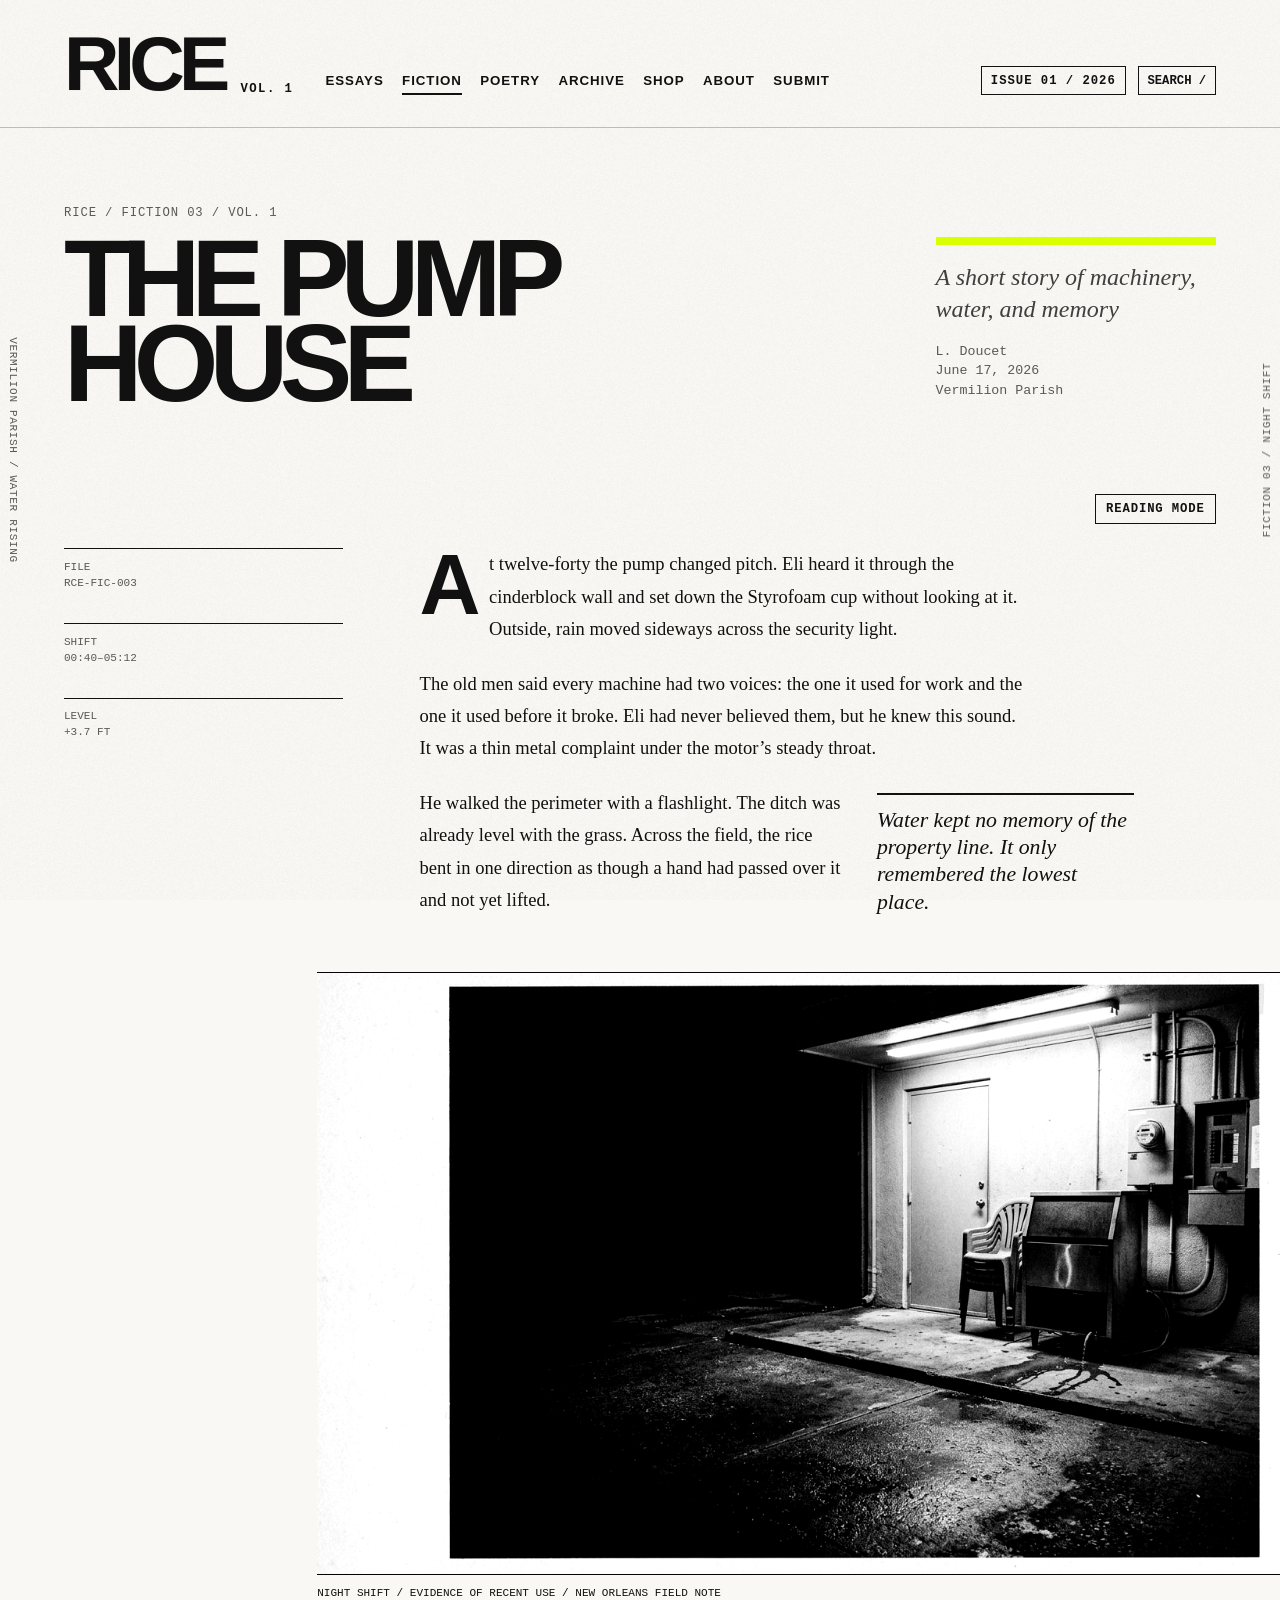
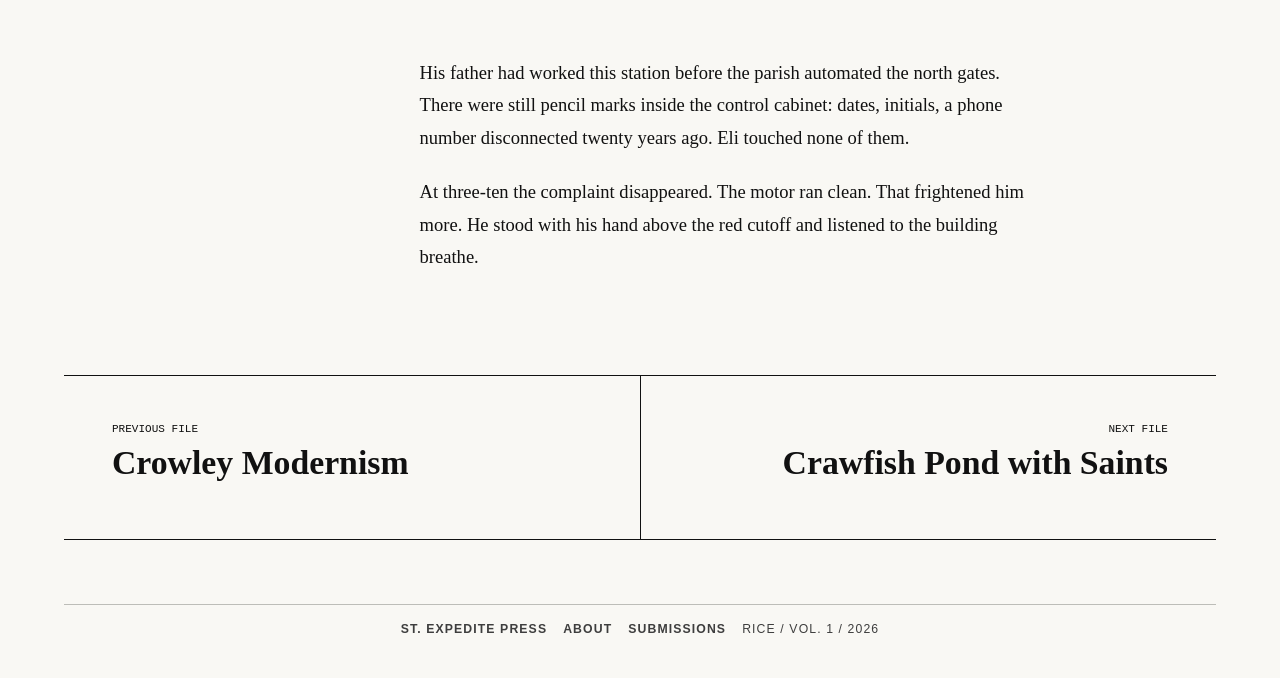
<file: fiction-template.html>
<!DOCTYPE html>
<html lang="en">
<head>
  <meta charset="UTF-8"><meta name="viewport" content="width=device-width, initial-scale=1.0">
  <title>The Pump House &ndash; RICE</title>
  <meta name="description" content="A short story of machinery, water, and memory by L. Doucet.">
  <meta name="theme-color" content="#f9f8f4"><link rel="icon" href="assets/images/system/logo.png" type="image/png">
  <link rel="stylesheet" href="styles.css"><script src="site.js" defer></script>
</head>
<body class="reading-page article-page">
  <a class="skip-link" href="#main-content">Skip to content</a>
  <header class="masthead">
    <div class="masthead-inner"><p class="logo"><a href="index.html">RICE</a></p><span class="volume">VOL. 1</span></div>
    <nav class="main-nav" aria-label="Primary"><ul><li><a href="essays.html">Essays</a></li><li><a href="fiction.html" aria-current="page">Fiction</a></li><li><a href="poetry.html">Poetry</a></li><li><a href="archive.html">Archive</a></li><li><a href="shop.html">Shop</a></li><li><a href="about.html">About</a></li><li><a href="submissions.html">Submit</a></li></ul></nav>
  </header>
  <aside class="coords-left" aria-hidden="true">VERMILION PARISH / WATER RISING</aside><aside class="coords-right" aria-hidden="true">FICTION 03 / NIGHT SHIFT</aside>
  <main id="main-content">
    <header class="article-header editorial">
      <div><div class="breadcrumbs">RICE / FICTION 03 / VOL. 1</div><h1>The Pump House</h1></div>
      <div class="article-side"><p class="deck">A short story of machinery, water, and memory</p><div class="byline">L. Doucet<br>June 17, 2026<br>Vermilion Parish</div></div>
    </header>
    <div class="reading-toolbar"><button type="button" data-reading-mode aria-pressed="false">Reading mode</button></div>
    <div class="article-layout">
      <aside class="margin-rail"><div class="margin-note">FILE<br>RCE-FIC-003</div><div class="margin-note">SHIFT<br>00:40–05:12</div><div class="margin-note">LEVEL<br>+3.7 FT</div></aside>
      <article class="article-body">
        <p>At twelve-forty the pump changed pitch. Eli heard it through the cinderblock wall and set down the Styrofoam cup without looking at it. Outside, rain moved sideways across the security light.</p>
        <p>The old men said every machine had two voices: the one it used for work and the one it used before it broke. Eli had never believed them, but he knew this sound. It was a thin metal complaint under the motor’s steady throat.</p>
        <aside class="marginal-quotation">Water kept no memory of the property line. It only remembered the lowest place.</aside>
        <p>He walked the perimeter with a flashlight. The ditch was already level with the grass. Across the field, the rice bent in one direction as though a hand had passed over it and not yet lifted.</p>
        <figure class="full-bleed-figure">
          <img src="assets/images/article/new-orleans-nocturnal-aftermath.jpg" alt="Empty wet service area at night under a hard fluorescent light" width="1376" height="768">
          <figcaption>Night shift / evidence of recent use / New Orleans field note</figcaption>
        </figure>
        <p>His father had worked this station before the parish automated the north gates. There were still pencil marks inside the control cabinet: dates, initials, a phone number disconnected twenty years ago. Eli touched none of them.</p>
        <p>At three-ten the complaint disappeared. The motor ran clean. That frightened him more. He stood with his hand above the red cutoff and listened to the building breathe.</p>
      </article>
    </div>
    <nav class="article-pagination"><a href="essay-template.html"><span>Previous file</span><strong>Crowley Modernism</strong></a><a href="poem-template.html"><span>Next file</span><strong>Crawfish Pond with Saints</strong></a></nav>
  </main>
  <footer class="footer"><a href="https://stexpedite.press">ST. EXPEDITE PRESS</a><a href="about.html">ABOUT</a><a href="submissions.html">SUBMISSIONS</a><span>RICE / VOL. 1 / 2026</span></footer>
</body>
</html>
</file>
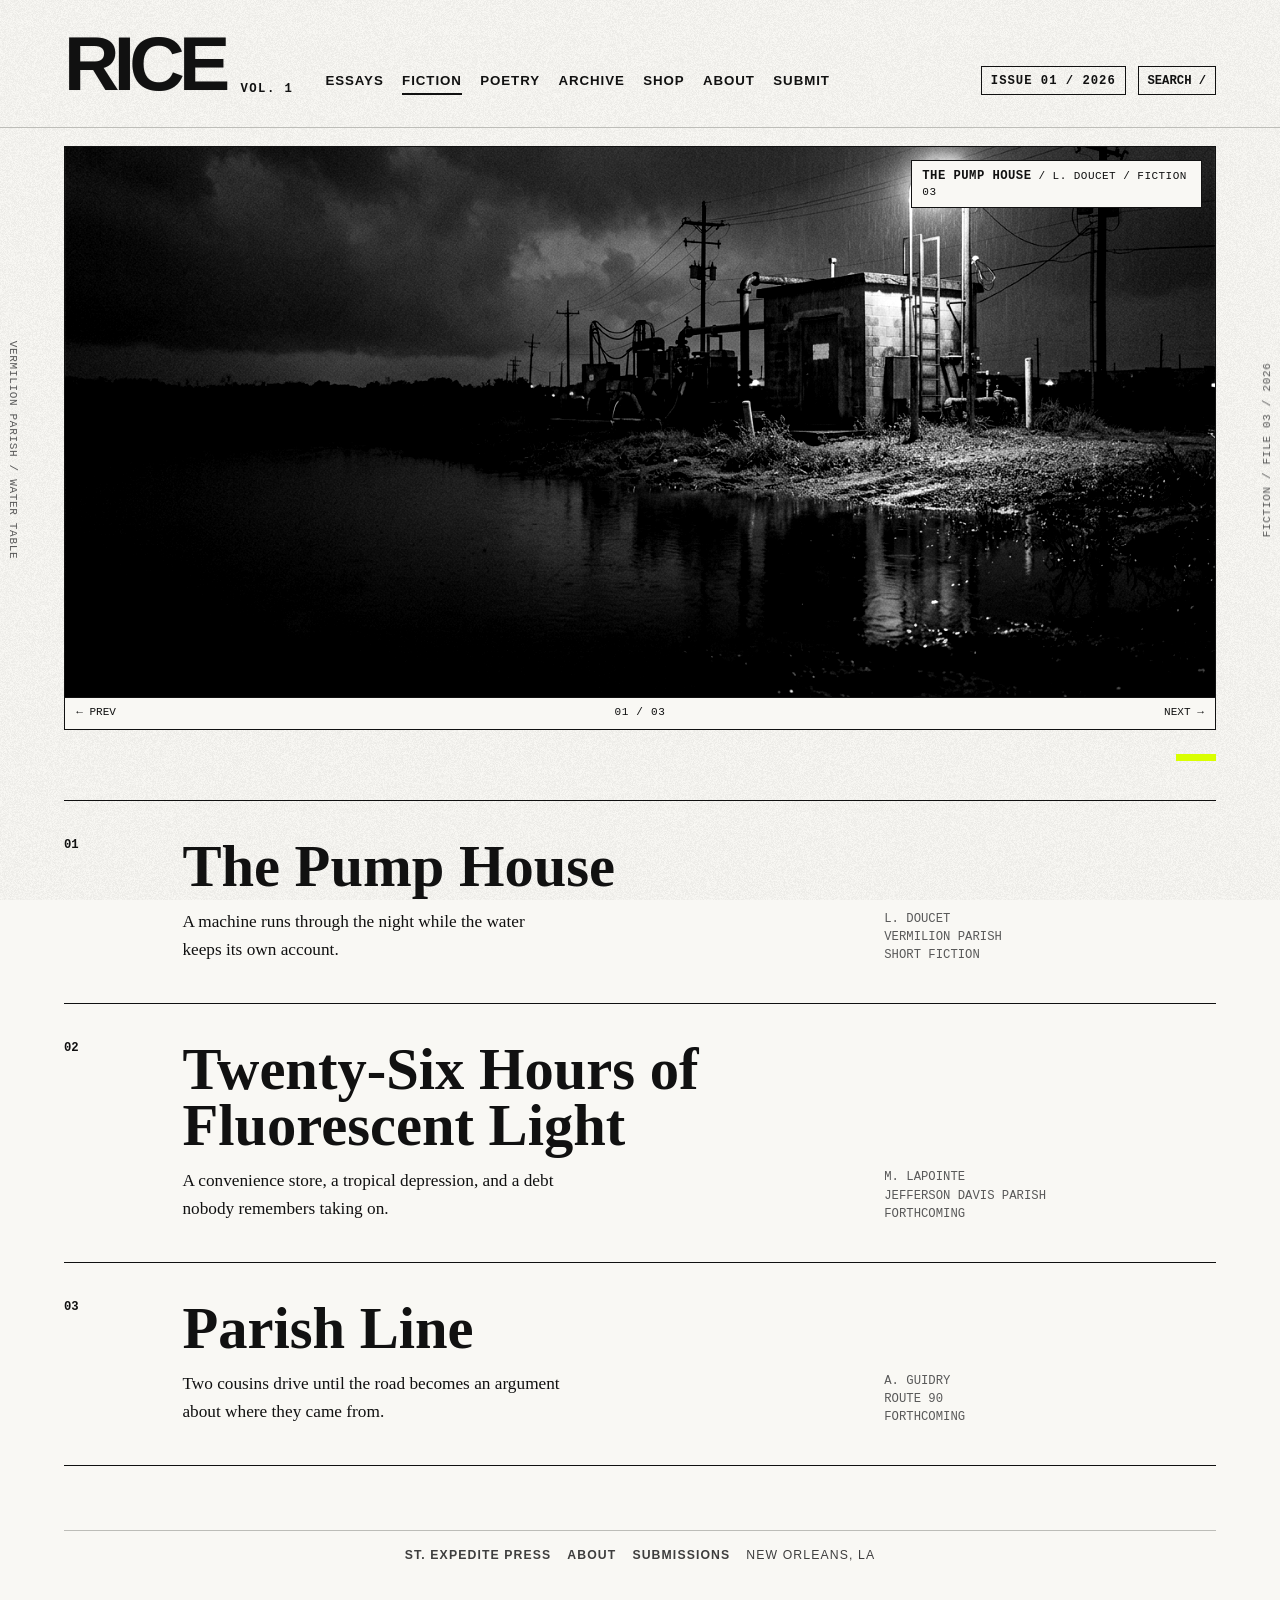
<file: fiction.html>
<!DOCTYPE html>
<html lang="en">
<head>
  <meta charset="UTF-8"><meta name="viewport" content="width=device-width, initial-scale=1.0">
  <title>RICE &ndash; Fiction</title>
  <meta name="description" content="Fiction from RICE Volume 1: machinery, weather, devotion, and uneasy memory.">
  <meta name="theme-color" content="#f9f8f4"><link rel="icon" href="assets/images/system/logo.png" type="image/png">
  <link rel="stylesheet" href="styles.css"><script src="site.js" defer></script>
</head>
<body>
  <a class="skip-link" href="#main-content">Skip to content</a>
  <header class="masthead">
    <div class="masthead-inner"><p class="logo"><a href="index.html">RICE</a></p><span class="volume">VOL. 1</span></div>
    <nav class="main-nav" aria-label="Primary"><ul>
      <li><a href="essays.html">Essays</a></li><li><a href="fiction.html" aria-current="page">Fiction</a></li>
      <li><a href="poetry.html">Poetry</a></li><li><a href="archive.html">Archive</a></li>
      <li><a href="shop.html">Shop</a></li><li><a href="about.html">About</a></li><li><a href="submissions.html">Submit</a></li>
    </ul></nav>
  </header>
  <aside class="coords-left" aria-hidden="true">VERMILION PARISH / WATER TABLE</aside><aside class="coords-right" aria-hidden="true">FICTION / FILE 03 / 2026</aside>
  <main id="main-content" class="section-shell">
    <h1 class="visually-hidden">Fiction</h1>
    <section class="feature-strip" aria-label="Fiction feature images">
      <figure class="feature-strip-item">
        <a href="fiction-template.html"><img src="assets/images/feature/feature-fiction.jpg" alt="Pump house beside dark drainage water under a security light" width="1360" height="768"></a>
        <figcaption><strong>The Pump House</strong> / L. Doucet / Fiction 03</figcaption>
      </figure>
      <figure class="feature-strip-item feature-strip-item-wide">
        <a href="fiction-template.html"><img src="assets/images/feature/feature.png" alt="Grainy monochrome atmospheric image" width="1280" height="720"></a>
        <figcaption><strong>Twenty-Six Hours of Fluorescent Light</strong> / M. Lapointe</figcaption>
      </figure>
      <figure class="feature-strip-item">
        <a href="fiction-template.html"><img src="assets/images/feature/feature-archive.png" alt="Archival maps, ledgers, receipts, and survey fragments" width="1376" height="768"></a>
        <figcaption><strong>Parish Line</strong> / A. Guidry / Fiction 05</figcaption>
      </figure>
    </section>
    <section class="section-index" aria-label="Fiction index">
      <article class="section-record">
        <div><h2><a href="fiction-template.html">The Pump House</a></h2><p class="record-excerpt">A machine runs through the night while the water keeps its own account.</p></div>
        <div class="record-meta">L. Doucet<br>Vermilion Parish<br>Short fiction</div>
      </article>
      <article class="section-record">
        <div><h2><a href="fiction-template.html">Twenty-Six Hours of Fluorescent Light</a></h2><p class="record-excerpt">A convenience store, a tropical depression, and a debt nobody remembers taking on.</p></div>
        <div class="record-meta">M. Lapointe<br>Jefferson Davis Parish<br>Forthcoming</div>
      </article>
      <article class="section-record">
        <div><h2><a href="fiction-template.html">Parish Line</a></h2><p class="record-excerpt">Two cousins drive until the road becomes an argument about where they came from.</p></div>
        <div class="record-meta">A. Guidry<br>Route 90<br>Forthcoming</div>
      </article>
    </section>
  </main>
  <footer class="footer"><a href="https://stexpedite.press">ST. EXPEDITE PRESS</a><a href="about.html">ABOUT</a><a href="submissions.html">SUBMISSIONS</a><span>NEW ORLEANS, LA</span></footer>
</body>
</html>
</file>
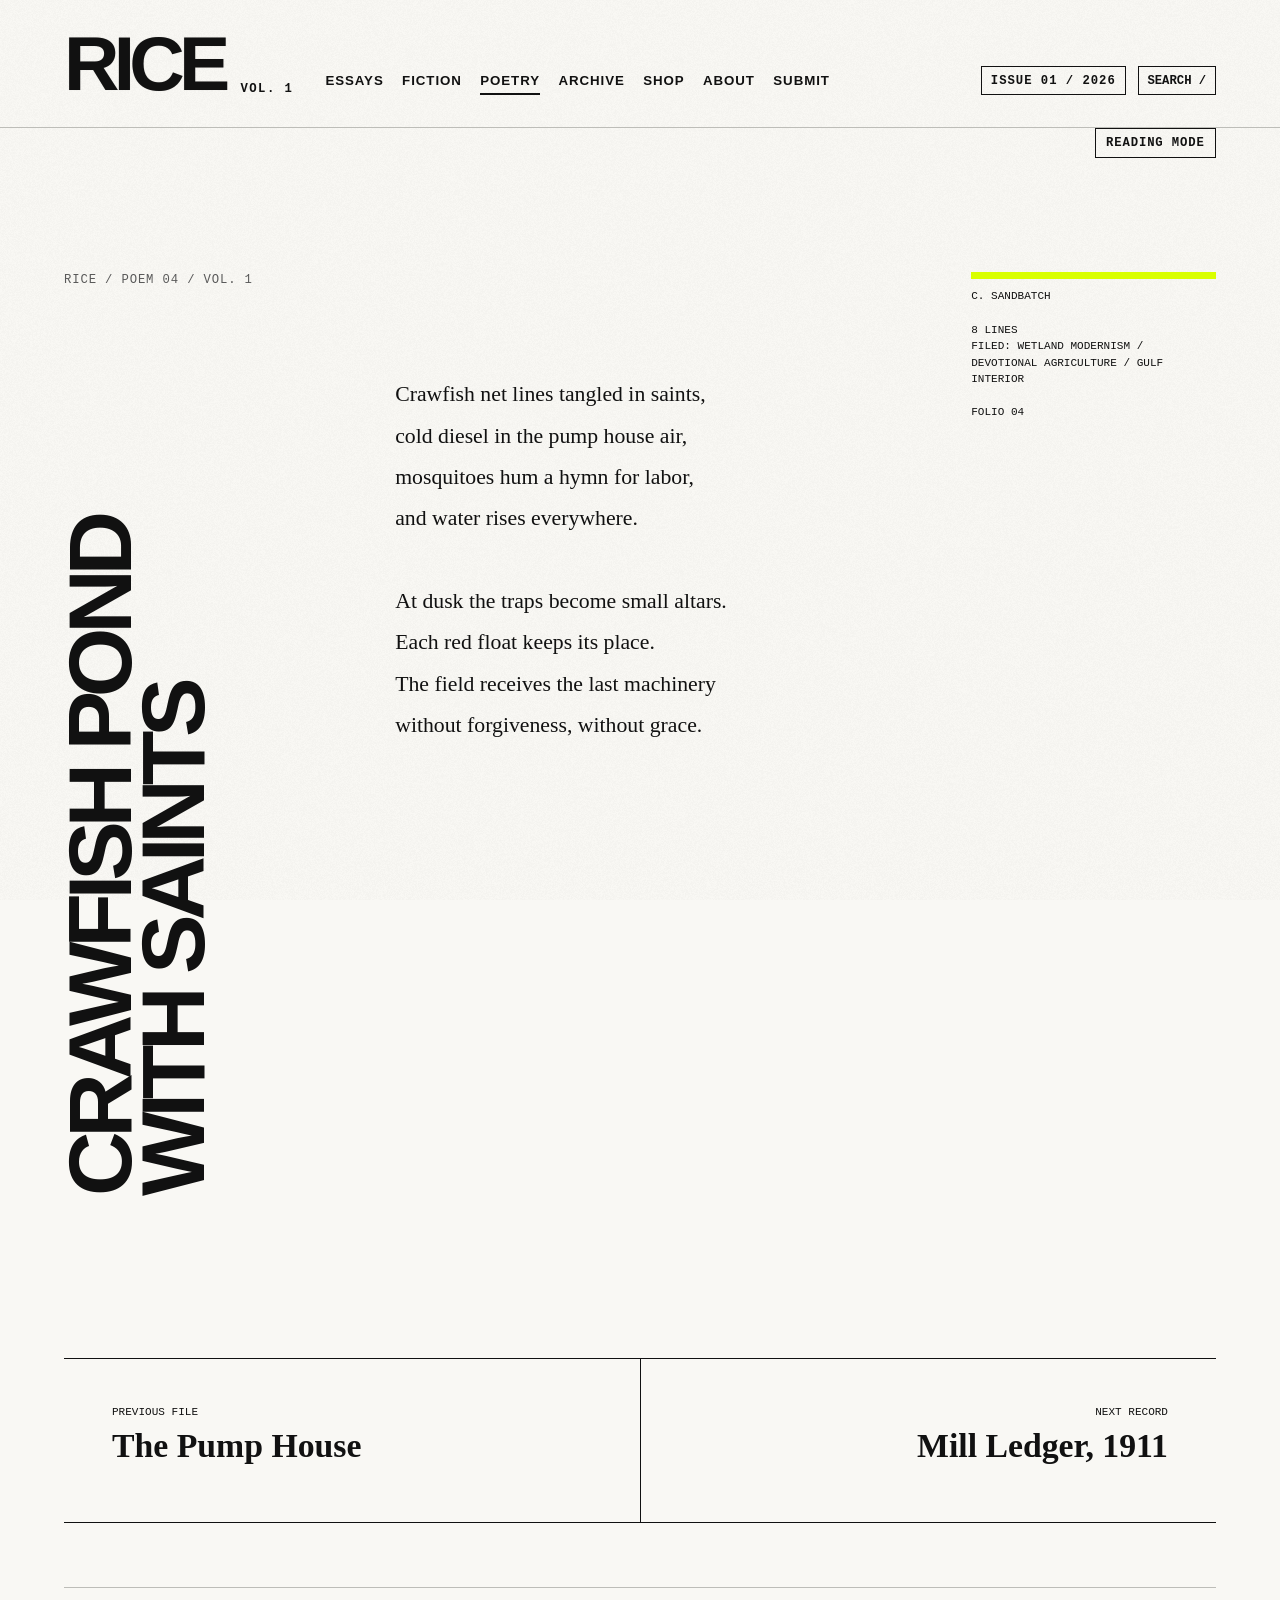
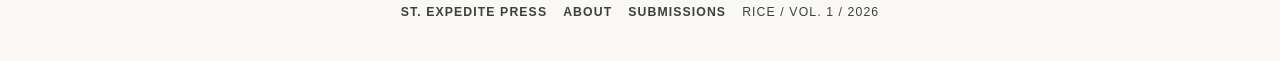
<file: poem-template.html>
<!DOCTYPE html>
<html lang="en">
<head>
  <meta charset="UTF-8"><meta name="viewport" content="width=device-width, initial-scale=1.0">
  <title>Crawfish Pond with Saints &ndash; RICE</title>
  <meta name="description" content="Crawfish Pond with Saints, a poem by C. Sandbatch.">
  <meta name="theme-color" content="#f9f8f4"><link rel="icon" href="assets/images/system/logo.png" type="image/png">
  <link rel="stylesheet" href="styles.css"><script src="site.js" defer></script>
</head>
<body class="reading-page poem-page">
  <a class="skip-link" href="#main-content">Skip to content</a>
  <header class="masthead">
    <div class="masthead-inner"><p class="logo"><a href="index.html">RICE</a></p><span class="volume">VOL. 1</span></div>
    <nav class="main-nav" aria-label="Primary"><ul><li><a href="essays.html">Essays</a></li><li><a href="fiction.html">Fiction</a></li><li><a href="poetry.html" aria-current="page">Poetry</a></li><li><a href="archive.html">Archive</a></li><li><a href="shop.html">Shop</a></li><li><a href="about.html">About</a></li><li><a href="submissions.html">Submit</a></li></ul></nav>
  </header>
  <main id="main-content">
    <div class="reading-toolbar"><button type="button" data-reading-mode aria-pressed="false">Reading mode</button></div>
    <article class="poem-stage">
      <header><div class="breadcrumbs">RICE / POEM 04 / VOL. 1</div><h1 class="poem-title">Crawfish Pond with Saints</h1></header>
      <div class="poem-body">Crawfish net lines tangled in saints,
cold diesel in the pump house air,
mosquitoes hum a hymn for labor,
and water rises everywhere.

At dusk the traps become small altars.
Each red float keeps its place.
The field receives the last machinery
without forgiveness, without grace.</div>
      <aside class="poem-folio">C. Sandbatch<br><br>8 lines<br>Filed: wetland modernism / devotional agriculture / Gulf interior<br><br>Folio 04</aside>
    </article>
    <nav class="article-pagination"><a href="fiction-template.html"><span>Previous file</span><strong>The Pump House</strong></a><a href="archive-template.html"><span>Next record</span><strong>Mill Ledger, 1911</strong></a></nav>
  </main>
  <footer class="footer"><a href="https://stexpedite.press">ST. EXPEDITE PRESS</a><a href="about.html">ABOUT</a><a href="submissions.html">SUBMISSIONS</a><span>RICE / VOL. 1 / 2026</span></footer>
</body>
</html>
</file>
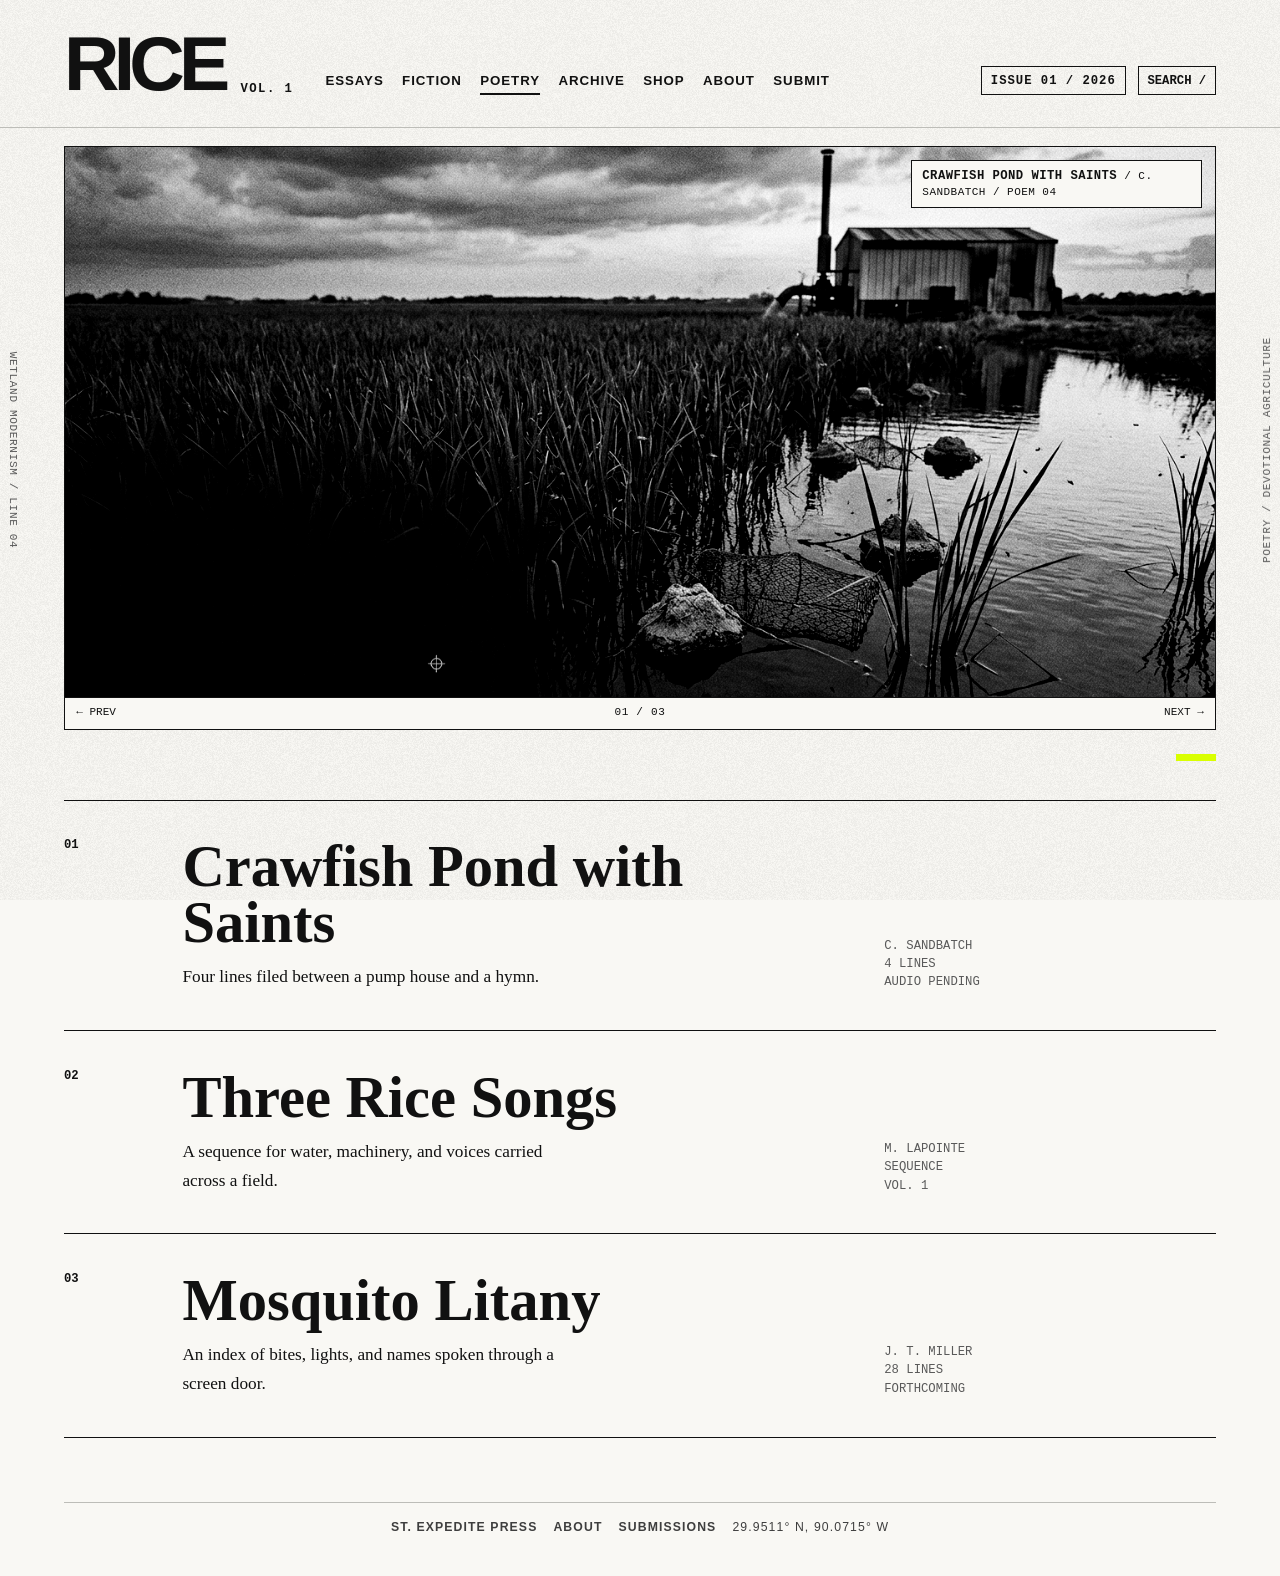
<file: poetry.html>
<!DOCTYPE html>
<html lang="en">
<head>
  <meta charset="UTF-8"><meta name="viewport" content="width=device-width, initial-scale=1.0">
  <title>RICE &ndash; Poetry</title>
  <meta name="description" content="Poetry from RICE Volume 1: devotional agriculture, wetland modernism, and Gulf noir.">
  <meta name="theme-color" content="#f9f8f4"><link rel="icon" href="assets/images/system/logo.png" type="image/png">
  <link rel="stylesheet" href="styles.css"><script src="site.js" defer></script>
</head>
<body>
  <a class="skip-link" href="#main-content">Skip to content</a>
  <header class="masthead">
    <div class="masthead-inner"><p class="logo"><a href="index.html">RICE</a></p><span class="volume">VOL. 1</span></div>
    <nav class="main-nav" aria-label="Primary"><ul>
      <li><a href="essays.html">Essays</a></li><li><a href="fiction.html">Fiction</a></li>
      <li><a href="poetry.html" aria-current="page">Poetry</a></li><li><a href="archive.html">Archive</a></li>
      <li><a href="shop.html">Shop</a></li><li><a href="about.html">About</a></li><li><a href="submissions.html">Submit</a></li>
    </ul></nav>
  </header>
  <aside class="coords-left" aria-hidden="true">WETLAND MODERNISM / LINE 04</aside><aside class="coords-right" aria-hidden="true">POETRY / DEVOTIONAL AGRICULTURE</aside>
  <main id="main-content" class="section-shell">
    <h1 class="visually-hidden">Poetry</h1>
    <section class="feature-strip" aria-label="Poetry feature images">
      <figure class="feature-strip-item feature-strip-item-tall">
        <a href="poem-template.html"><img src="assets/images/feature/feature-poetry.jpg" alt="Rice field, drainage water, traps, and a distant pump under dark weather" width="1360" height="768"></a>
        <figcaption><strong>Crawfish Pond with Saints</strong> / C. Sandbatch / Poem 04</figcaption>
      </figure>
      <figure class="feature-strip-item">
        <a href="poem-template.html"><img src="assets/images/feature/feature-archive.png" alt="Archival maps, ledgers, receipts, and survey fragments" width="1376" height="768"></a>
        <figcaption><strong>Three Rice Songs</strong> / M. Lapointe / Sequence</figcaption>
      </figure>
      <figure class="feature-strip-item feature-strip-item-wide">
        <a href="poem-template.html"><img src="assets/images/feature/feature.png" alt="Grainy monochrome atmospheric image" width="1280" height="720"></a>
        <figcaption><strong>Mosquito Litany</strong> / J. T. Miller / 28 Lines</figcaption>
      </figure>
    </section>
    <section class="section-index" aria-label="Poetry index">
      <article class="section-record">
        <div><h2><a href="poem-template.html">Crawfish Pond with Saints</a></h2><p class="record-excerpt">Four lines filed between a pump house and a hymn.</p></div>
        <div class="record-meta">C. Sandbatch<br>4 lines<br>Audio pending</div>
      </article>
      <article class="section-record">
        <div><h2><a href="poem-template.html">Three Rice Songs</a></h2><p class="record-excerpt">A sequence for water, machinery, and voices carried across a field.</p></div>
        <div class="record-meta">M. Lapointe<br>Sequence<br>Vol. 1</div>
      </article>
      <article class="section-record">
        <div><h2><a href="poem-template.html">Mosquito Litany</a></h2><p class="record-excerpt">An index of bites, lights, and names spoken through a screen door.</p></div>
        <div class="record-meta">J. T. Miller<br>28 lines<br>Forthcoming</div>
      </article>
    </section>
  </main>
  <footer class="footer"><a href="https://stexpedite.press">ST. EXPEDITE PRESS</a><a href="about.html">ABOUT</a><a href="submissions.html">SUBMISSIONS</a><span>29.9511&deg; N, 90.0715&deg; W</span></footer>
</body>
</html>
</file>
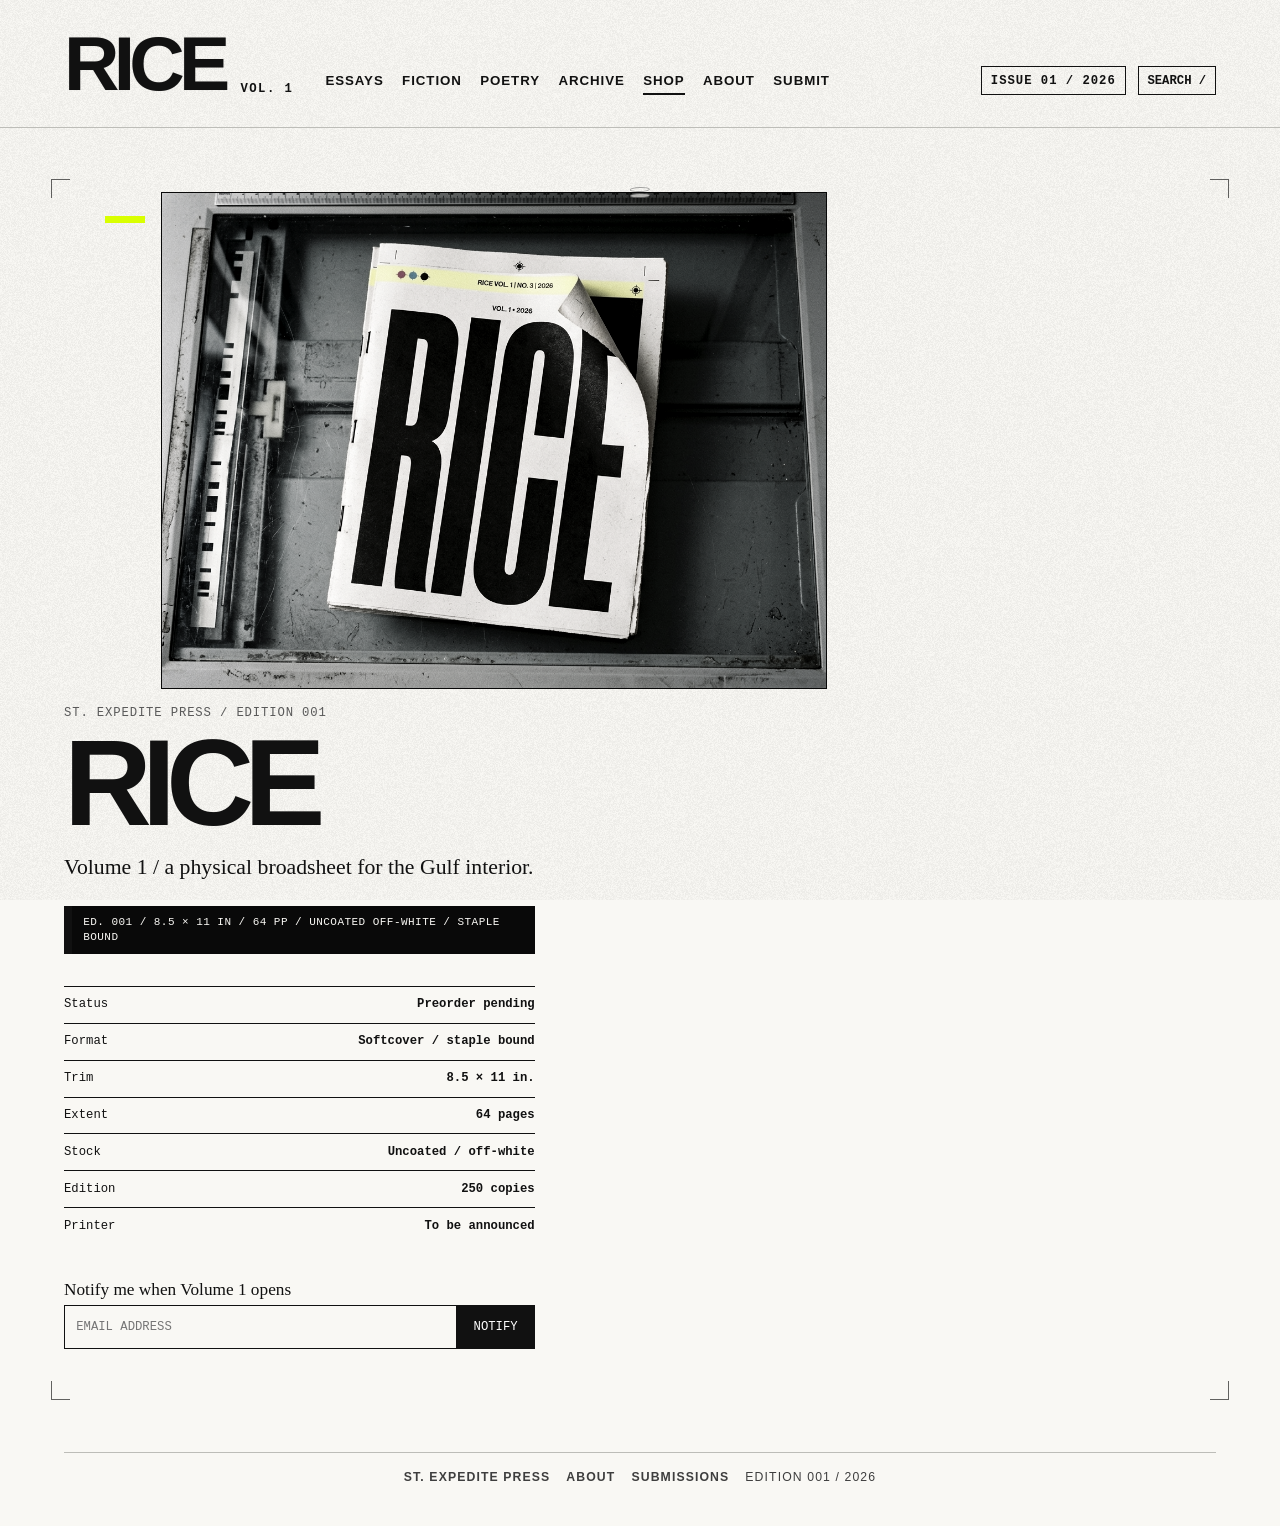
<file: shop.html>
<!DOCTYPE html>
<html lang="en">
<head>
  <meta charset="UTF-8"><meta name="viewport" content="width=device-width, initial-scale=1.0">
  <title>Shop &ndash; RICE</title>
  <meta name="description" content="RICE Volume 1: a physical literary broadsheet from St. Expedite Press.">
  <meta name="theme-color" content="#f9f8f4"><link rel="icon" href="assets/images/system/logo.png" type="image/png">
  <link rel="stylesheet" href="styles.css"><script src="site.js" defer></script>
</head>
<body>
  <a class="skip-link" href="#main-content">Skip to content</a>
  <header class="masthead">
    <div class="masthead-inner"><p class="logo"><a href="index.html">RICE</a></p><span class="volume">VOL. 1</span></div>
    <nav class="main-nav" aria-label="Primary"><ul><li><a href="essays.html">Essays</a></li><li><a href="fiction.html">Fiction</a></li><li><a href="poetry.html">Poetry</a></li><li><a href="archive.html">Archive</a></li><li><a href="shop.html" aria-current="page">Shop</a></li><li><a href="about.html">About</a></li><li><a href="submissions.html">Submit</a></li></ul></nav>
  </header>
  <main id="main-content" class="shop-specimen publication-object">
    <figure class="shop-image"><img src="assets/images/feature/issue-specimen.jpg" alt="RICE Volume 1 magazine specimen on a photocopier bed" width="1200" height="900"></figure>
    <section class="shop-data">
      <div class="breadcrumbs">ST. EXPEDITE PRESS / EDITION 001</div>
      <h1>RICE</h1>
      <p class="page-intro">Volume 1 / a physical broadsheet for the Gulf interior.</p>
      <p class="publication-specline">ED. 001 / 8.5 × 11 IN / 64 PP / UNCOATED OFF-WHITE / STAPLE BOUND</p>
      <div class="edition-ledger">
        <div><span>Status</span><strong>Preorder pending</strong></div>
        <div><span>Format</span><strong>Softcover / staple bound</strong></div>
        <div><span>Trim</span><strong>8.5 × 11 in.</strong></div>
        <div><span>Extent</span><strong>64 pages</strong></div>
        <div><span>Stock</span><strong>Uncoated / off-white</strong></div>
        <div><span>Edition</span><strong>250 copies</strong></div>
        <div><span>Printer</span><strong>To be announced</strong></div>
      </div>
      <form class="signup-form">
        <label for="shop-email">Notify me when Volume 1 opens</label>
        <div class="signup-form-row"><input id="shop-email" name="email" type="email" autocomplete="email" placeholder="EMAIL ADDRESS" required><button type="submit">Notify</button></div>
        <p class="form-status" aria-live="polite"></p>
      </form>
    </section>
  </main>
  <footer class="footer"><a href="https://stexpedite.press">ST. EXPEDITE PRESS</a><a href="about.html">ABOUT</a><a href="submissions.html">SUBMISSIONS</a><span>EDITION 001 / 2026</span></footer>
</body>
</html>
</file>
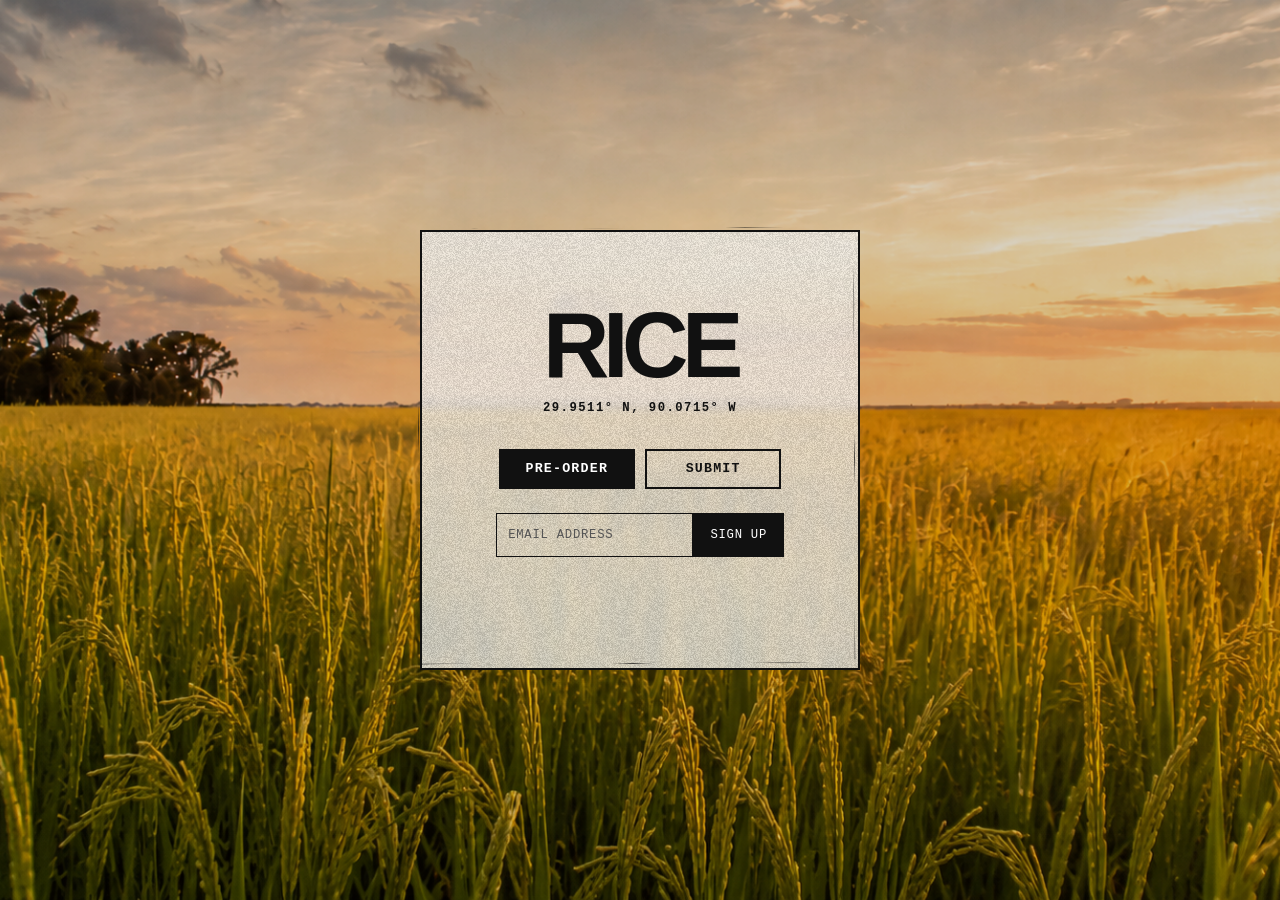
<file: splash.html>
<!DOCTYPE html>
<html lang="en">
<head>
  <meta charset="UTF-8">
  <meta name="viewport" content="width=device-width, initial-scale=1.0">
  <title>RICE &ndash; Pre-Order</title>
  <meta name="description" content="RICE is a literary magazine of essays, fiction, poetry, and archival work from the Gulf South.">
  <meta name="theme-color" content="#171008">
  <link rel="icon" href="assets/images/system/logo.png" type="image/png">
  <link rel="stylesheet" href="styles.css">
  <script src="site.js" defer></script>
</head>
<body class="splash">
  <video class="splash-video" autoplay muted loop playsinline preload="metadata" poster="assets/images/system/rice_field.png" aria-hidden="true">
    <source src="assets/images/system/rice-field-loop.mp4" type="video/mp4">
  </video>
  <main class="splash-container">
    <h1>RICE</h1>
    <p class="splash-tagline">29.9511&deg; N, 90.0715&deg; W</p>
    <div class="splash-actions">
      <a href="shop.html" class="splash-btn">Pre-Order</a>
      <a href="submissions.html" class="splash-btn secondary">Submit</a>
    </div>
    <form class="splash-signup signup-form">
      <label class="visually-hidden" for="splash-email">Email address</label>
      <div class="splash-signup-row">
        <input id="splash-email" name="email" type="email" autocomplete="email" placeholder="EMAIL ADDRESS" required>
        <button type="submit">Sign Up</button>
      </div>
      <p class="form-status" aria-live="polite"></p>
    </form>
  </main>
</body>
</html>
</file>
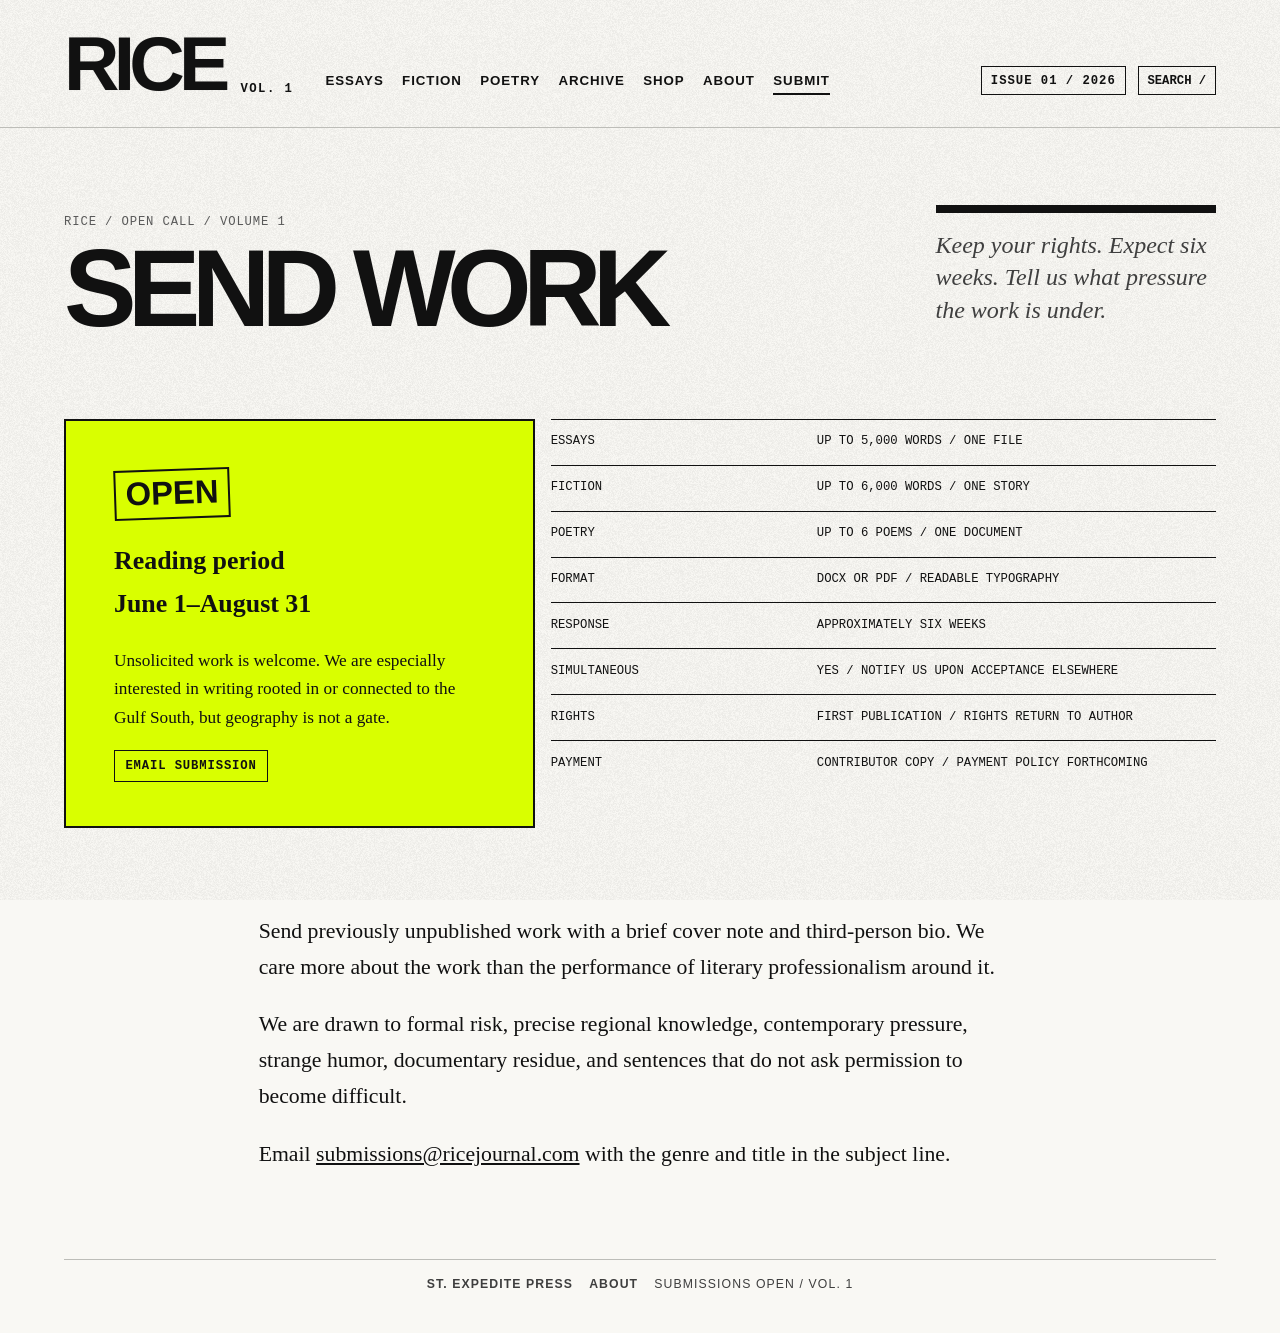
<file: submissions.html>
<!DOCTYPE html>
<html lang="en">
<head>
  <meta charset="UTF-8"><meta name="viewport" content="width=device-width, initial-scale=1.0">
  <title>Submissions &ndash; RICE</title>
  <meta name="description" content="Submission guidelines for RICE: essays, fiction, and poetry.">
  <meta name="theme-color" content="#d9ff00"><link rel="icon" href="assets/images/system/logo.png" type="image/png">
  <link rel="stylesheet" href="styles.css"><script src="site.js" defer></script>
</head>
<body class="submission-page">
  <a class="skip-link" href="#main-content">Skip to content</a>
  <header class="masthead">
    <div class="masthead-inner"><p class="logo"><a href="index.html">RICE</a></p><span class="volume">VOL. 1</span></div>
    <nav class="main-nav" aria-label="Primary"><ul><li><a href="essays.html">Essays</a></li><li><a href="fiction.html">Fiction</a></li><li><a href="poetry.html">Poetry</a></li><li><a href="archive.html">Archive</a></li><li><a href="shop.html">Shop</a></li><li><a href="about.html">About</a></li><li><a href="submissions.html" aria-current="page">Submit</a></li></ul></nav>
  </header>
  <main id="main-content">
    <header class="article-header editorial">
      <div><div class="breadcrumbs">RICE / OPEN CALL / VOLUME 1</div><h1>Send Work</h1></div>
      <div class="article-side"><p class="deck">Keep your rights. Expect six weeks. Tell us what pressure the work is under.</p></div>
    </header>
    <section class="submission-grid">
      <div class="submission-status">
        <span class="status-stamp">OPEN</span>
        <h2>Reading period<br>June 1–August 31</h2>
        <p>Unsolicited work is welcome. We are especially interested in writing rooted in or connected to the Gulf South, but geography is not a gate.</p>
        <a class="text-action" href="mailto:submissions@ricejournal.com?subject=RICE%20Submission">Email submission</a>
      </div>
      <div class="submission-data">
        <dl>
          <dt>Essays</dt><dd>Up to 5,000 words / one file</dd>
          <dt>Fiction</dt><dd>Up to 6,000 words / one story</dd>
          <dt>Poetry</dt><dd>Up to 6 poems / one document</dd>
          <dt>Format</dt><dd>DOCX or PDF / readable typography</dd>
          <dt>Response</dt><dd>Approximately six weeks</dd>
          <dt>Simultaneous</dt><dd>Yes / notify us upon acceptance elsewhere</dd>
          <dt>Rights</dt><dd>First publication / rights return to author</dd>
          <dt>Payment</dt><dd>Contributor copy / payment policy forthcoming</dd>
        </dl>
      </div>
      <div class="submission-copy">
        <p>Send previously unpublished work with a brief cover note and third-person bio. We care more about the work than the performance of literary professionalism around it.</p>
        <p>We are drawn to formal risk, precise regional knowledge, contemporary pressure, strange humor, documentary residue, and sentences that do not ask permission to become difficult.</p>
        <p>Email <a href="mailto:submissions@ricejournal.com">submissions@ricejournal.com</a> with the genre and title in the subject line.</p>
      </div>
    </section>
  </main>
  <footer class="footer"><a href="https://stexpedite.press">ST. EXPEDITE PRESS</a><a href="about.html">ABOUT</a><span>SUBMISSIONS OPEN / VOL. 1</span></footer>
</body>
</html>
</file>
<file: styles.css>
:root {
  --paper: #f9f8f4;
  --paper-glass: rgba(249, 248, 244, 0.78);
  --ink: #111;
  --muted: #595959;
  --rule: #bdbdb8;
  --page-margin: clamp(1rem, 5vw, 5rem);
  --content-width: 70ch;
  --transition: 160ms ease;
  --acid: #d9ff00;
  --black: #090909;
  --type-micro: clamp(0.64rem, 0.61rem + 0.1vw, 0.7rem);
  --type-meta: clamp(0.7rem, 0.67rem + 0.12vw, 0.78rem);
  --type-ui: clamp(0.76rem, 0.72rem + 0.14vw, 0.84rem);
  --type-body: clamp(1rem, 0.97rem + 0.14vw, 1.08rem);
  --type-reading: clamp(1.05rem, 1rem + 0.2vw, 1.16rem);
  --type-lead: clamp(1.12rem, 1.03rem + 0.42vw, 1.36rem);
  --type-subhead: clamp(1.45rem, 1.15rem + 1.2vw, 2.2rem);
  --type-heading: clamp(2rem, 1.45rem + 2.5vw, 3.8rem);
  --type-display: clamp(3.5rem, 2rem + 6vw, 7.25rem);
}

* {
  box-sizing: border-box;
}

html {
  min-height: 100%;
  background: var(--paper);
  scroll-behavior: smooth;
}

body {
  min-height: 100%;
  margin: 0;
  background: var(--paper);
  color: var(--ink);
  font-family: Georgia, "Times New Roman", serif;
  font-size: var(--type-body);
  line-height: 1.65;
  position: relative;
  overflow-x: clip;
}

body::before {
  content: "";
  position: fixed;
  inset: 0;
  z-index: 0;
  background: url("assets/images/system/noise.png") repeat;
  opacity: 0.055;
  mix-blend-mode: multiply;
  pointer-events: none;
}

body.reading-page::before {
  opacity: 0.025;
}

body.reading-mode::before {
  opacity: 0.012;
}

body.page-entering::after {
  content: "";
  position: fixed;
  inset: 0;
  z-index: 100;
  background:
    linear-gradient(90deg, transparent 49.8%, rgba(9, 9, 9, 0.08) 50%, transparent 50.2%),
    rgba(249, 248, 244, 0.7);
  pointer-events: none;
  animation: toner-flicker 340ms steps(2, end) both;
}

body.page-entering main {
  animation: registration-settle 340ms cubic-bezier(0.2, 0.8, 0.2, 1) both;
}

@keyframes toner-flicker {
  0% { opacity: 0.8; }
  35% { opacity: 0.18; }
  58% { opacity: 0.34; }
  100% { opacity: 0; }
}

@keyframes registration-settle {
  0% { opacity: 0.72; transform: translateX(2px); }
  100% { opacity: 1; transform: none; }
}

header,
main,
footer,
.coords-left,
.coords-right {
  position: relative;
  z-index: 1;
}

img,
video {
  max-width: 100%;
}

a {
  color: inherit;
}

a:focus-visible,
button:focus-visible {
  outline: 3px solid var(--ink);
  outline-offset: 4px;
}

.skip-link {
  position: fixed;
  top: 0.75rem;
  left: 0.75rem;
  z-index: 20;
  padding: 0.65rem 0.9rem;
  background: var(--ink);
  color: #fff;
  font: 700 var(--type-ui)/1 "Courier New", monospace;
  letter-spacing: 0.08em;
  text-decoration: none;
  text-transform: uppercase;
  transform: translateY(-200%);
}

.skip-link:focus {
  transform: translateY(0);
}

.visually-hidden {
  position: absolute !important;
  width: 1px !important;
  height: 1px !important;
  padding: 0 !important;
  margin: -1px !important;
  overflow: hidden !important;
  clip: rect(0, 0, 0, 0) !important;
  white-space: nowrap !important;
  border: 0 !important;
}

.masthead {
  padding: clamp(1.25rem, 3vw, 2rem) var(--page-margin);
  display: flex;
  flex-wrap: wrap;
  justify-content: space-between;
  align-items: flex-end;
  gap: 1.25rem 2rem;
  border-bottom: 1px solid var(--rule);
}

.masthead-inner {
  display: flex;
  align-items: flex-end;
}

.logo {
  margin: 0;
  font-family: "Arial Black", Arial, sans-serif;
  font-size: clamp(3rem, 6vw, 5rem);
  font-weight: 900;
  line-height: 0.82;
  letter-spacing: -0.075em;
  text-shadow: 0 0 1px rgba(0, 0, 0, 0.2);
}

.logo a {
  text-decoration: none;
}

.volume {
  margin-left: 1rem;
  font: 700 var(--type-meta)/1 "Courier New", monospace;
  letter-spacing: 0.12em;
  text-transform: uppercase;
}

.main-nav ul {
  list-style: none;
  margin: 0;
  padding: 0;
  display: flex;
  flex-wrap: wrap;
  gap: 0.35rem 1.15rem;
}

.main-nav a {
  display: inline-block;
  padding: 0.25rem 0;
  border-bottom: 2px solid transparent;
  font: 700 var(--type-ui)/1.3 Arial, sans-serif;
  letter-spacing: 0.07em;
  text-decoration: none;
  text-transform: uppercase;
  transition: border-color var(--transition);
}

.main-nav a:hover,
.main-nav a[aria-current="page"] {
  border-bottom-color: currentColor;
}

.coords-left,
.coords-right {
  position: fixed;
  top: 50%;
  color: var(--muted);
  font: var(--type-micro)/1 "Courier New", monospace;
  letter-spacing: 0.06em;
  white-space: nowrap;
  writing-mode: vertical-rl;
}

.coords-left {
  left: 0.45rem;
  transform: translateY(-50%);
}

.coords-right {
  right: 0.45rem;
  transform: translateY(-50%) rotate(180deg);
}

.feature {
  position: relative;
  margin: clamp(1rem, 3vw, 2rem) var(--page-margin);
  aspect-ratio: 16 / 9;
  overflow: hidden;
  border: 1px solid var(--rule);
  background: #ddd;
}

.feature img {
  display: block;
  width: 100%;
  height: 100%;
  object-fit: cover;
  filter: grayscale(100%) contrast(1.18) brightness(0.9);
  transition: filter 300ms ease, transform 500ms ease;
}

.feature:hover img {
  filter: grayscale(60%) contrast(1.12) brightness(0.86);
  transform: scale(1.01);
}

.feature-caption {
  position: absolute;
  inset: auto 0 0;
  padding: clamp(1rem, 3vw, 2.25rem);
  background: linear-gradient(transparent, rgba(0, 0, 0, 0.82));
  color: #fff;
}

.feature-kicker {
  display: block;
  margin-bottom: 0.35rem;
  font: 700 var(--type-meta)/1.2 "Courier New", monospace;
  letter-spacing: 0.12em;
  text-transform: uppercase;
}

.feature-title {
  margin: 0;
  font-size: var(--type-heading);
  line-height: 1;
}

.feature-title a {
  text-decoration: none;
}

.feature-title a::after,
.toc-entry .title a::after {
  content: "";
  position: absolute;
  inset: 0;
}

.feature-byline {
  margin: 0.55rem 0 0;
  font: var(--type-ui)/1.4 "Courier New", monospace;
}

.toc {
  margin: clamp(1.5rem, 4vw, 3rem) var(--page-margin);
}

.toc-heading {
  margin: 0 0 0.75rem;
  font: 700 var(--type-meta)/1.2 "Courier New", monospace;
  letter-spacing: 0.13em;
  text-transform: uppercase;
}

.toc-entry {
  position: relative;
  display: grid;
  grid-template-columns: minmax(6rem, 0.65fr) minmax(0, 2fr) minmax(7rem, 0.8fr);
  align-items: baseline;
  gap: 1rem;
  padding: 1rem 0;
  border-top: 1px solid var(--rule);
  transition: background-color var(--transition), padding-inline var(--transition);
}

.toc-entry:last-child {
  border-bottom: 1px solid var(--rule);
}

.toc-entry:hover {
  padding-inline: 0.65rem;
  background: rgba(0, 0, 0, 0.035);
}

.kind-num {
  color: var(--muted);
  font: var(--type-meta)/1.15 "Courier New", monospace;
  text-transform: uppercase;
}

.kind-num .num {
  display: block;
  color: var(--ink);
  font-size: var(--type-ui);
  font-weight: 700;
}

.title {
  margin: 0;
  font-size: clamp(1.08rem, 0.98rem + 0.45vw, 1.35rem);
  line-height: 1.25;
}

.title a {
  text-decoration: none;
}

.author {
  color: var(--muted);
  font: var(--type-ui)/1.3 "Courier New", monospace;
  text-align: right;
}

.page-content,
.article-header,
.archive-entry {
  width: min(var(--content-width), calc(100% - (2 * var(--page-margin))));
  margin: clamp(2rem, 5vw, 4.5rem) auto;
}

.page-content {
  min-height: 38vh;
}

.page-content h1,
.page-content h2 {
  margin: 0 0 1.25rem;
  font-size: var(--type-heading);
  line-height: 1;
}

.page-content a:not(.text-link) {
  text-decoration-thickness: 1px;
  text-underline-offset: 0.18em;
}

.page-intro {
  max-width: 58ch;
  font-size: var(--type-lead);
  line-height: 1.55;
}

.breadcrumbs {
  margin-bottom: 1rem;
  color: var(--muted);
  font: var(--type-meta)/1.35 "Courier New", monospace;
  letter-spacing: 0.07em;
  text-transform: uppercase;
}

.article-header h1 {
  margin: 0 0 0.65rem;
  font-size: clamp(2.2rem, 1.45rem + 3.25vw, 4.35rem);
  line-height: 0.98;
}

.article-header .deck {
  margin: 0 0 1rem;
  color: #3f3f3f;
  font-size: var(--type-lead);
  font-style: italic;
  font-weight: 400;
  line-height: 1.35;
}

.article-header .byline,
.poem-byline {
  margin-bottom: 1rem;
  color: var(--muted);
  font: var(--type-ui)/1.5 "Courier New", monospace;
}

.divider {
  margin: 2rem 0;
  border: 0;
  border-top: 1px solid var(--rule);
}

.article-body {
  width: min(66ch, calc(100% - (2 * var(--page-margin))));
  margin: 0 auto 4rem;
  font-size: var(--type-reading);
  line-height: 1.75;
}

.article-body p {
  margin: 0 0 1.35rem;
}

.poem-container {
  width: min(58ch, calc(100% - (2 * var(--page-margin))));
  min-height: 45vh;
  margin: clamp(2rem, 5vw, 4.5rem) auto;
}

.poem-title {
  margin: 0 0 0.5rem;
  font-size: var(--type-heading);
  line-height: 1.05;
}

.poem-body {
  margin-bottom: 1.5rem;
  font-size: var(--type-reading);
  line-height: 1.7;
  white-space: pre-line;
}

.poem-metadata,
.field-card {
  color: var(--muted);
  font: var(--type-meta)/1.5 "Courier New", monospace;
}

.archive-image {
  display: block;
  width: 100%;
  margin: 0 auto 1.5rem;
  border: 1px solid var(--rule);
  filter: grayscale(100%) contrast(1.1);
}

.archive-description {
  max-width: 66ch;
  margin-inline: auto;
}

.field-card {
  padding: 1rem;
  margin: 2rem 0;
  border: 1px solid var(--rule);
  background: #f4f2ed;
}

.field-card dt {
  margin-top: 0.5rem;
  color: var(--ink);
  font-weight: 700;
}

.field-card dd {
  margin: 0 0 0.5rem;
}

.footer {
  margin: 3rem var(--page-margin) 1.5rem;
  padding: 1rem 0;
  border-top: 1px solid var(--rule);
  display: flex;
  flex-wrap: wrap;
  justify-content: center;
  gap: 0.55rem 1rem;
  color: #3e3e3e;
  font: var(--type-meta)/1.4 Arial, sans-serif;
  letter-spacing: 0.09em;
  text-transform: uppercase;
}

.footer a {
  font-weight: 700;
  text-decoration: none;
}

.footer a:hover {
  text-decoration: underline;
  text-underline-offset: 0.2em;
}

body.splash {
  min-height: 100svh;
  overflow: hidden;
  background: url("assets/images/system/rice_field.png") center / cover no-repeat;
  display: grid;
  place-items: center;
}

body.splash::before {
  z-index: 1;
  background: rgba(20, 12, 2, 0.16);
  opacity: 1;
  mix-blend-mode: normal;
}

.splash-video {
  position: fixed;
  inset: 0;
  z-index: 0;
  width: 100%;
  height: 100%;
  object-fit: cover;
  object-position: center;
}

.splash-container {
  position: relative;
  z-index: 2;
  isolation: isolate;
  width: min(440px, calc(100vw - 2rem), calc(100svh - 2rem));
  aspect-ratio: 1;
  padding: clamp(1.5rem, 6vw, 3rem);
  border: 2px solid var(--ink);
  background: var(--paper-glass);
  backdrop-filter: blur(5px);
  display: flex;
  flex-direction: column;
  align-items: center;
  justify-content: center;
  text-align: center;
}

.splash-container::before {
  content: "";
  position: absolute;
  inset: -5px 3px 4px -4px;
  z-index: -2;
  border: 1px solid rgba(17, 17, 17, 0.72);
  clip-path: polygon(
    0.5% 1.2%, 13% 0.3%, 26% 1%, 42% 0.2%, 58% 0.9%, 75% 0.1%, 99.4% 0.8%,
    100% 18%, 99.3% 35%, 100% 53%, 99.2% 72%, 100% 99.1%,
    84% 100%, 66% 99.2%, 49% 100%, 31% 99.1%, 0.6% 100%,
    0% 82%, 0.7% 64%, 0% 46%, 0.8% 28%
  );
  transform: rotate(-0.18deg);
  pointer-events: none;
}

.splash-container::after {
  content: "";
  position: absolute;
  inset: 0;
  z-index: -1;
  background:
    linear-gradient(91deg, transparent 0 97%, rgba(17, 17, 17, 0.07) 100%),
    url("assets/images/system/noise.png") repeat;
  opacity: 0.14;
  mix-blend-mode: multiply;
  pointer-events: none;
}

.splash-container h1 {
  margin: 0;
  font-family: "Arial Black", Arial, sans-serif;
  font-size: clamp(3.6rem, 2.3rem + 6vw, 5.75rem);
  line-height: 0.9;
  letter-spacing: -0.07em;
}

.splash-tagline {
  margin: 0.8rem 0 0;
  font: 700 var(--type-meta)/1.4 "Courier New", monospace;
  letter-spacing: 0.12em;
  text-transform: uppercase;
}

.splash-actions {
  margin-top: 2rem;
  display: flex;
  flex-wrap: wrap;
  justify-content: center;
  gap: 0.65rem;
}

.splash-btn {
  display: inline-block;
  min-width: 8.5rem;
  padding: 0.72rem 1.4rem;
  border: 2px solid var(--ink);
  background: var(--ink);
  color: #fff;
  font: 700 var(--type-ui)/1 "Courier New", monospace;
  letter-spacing: 0.09em;
  text-decoration: none;
  text-transform: uppercase;
  transition: background-color var(--transition), color var(--transition);
}

.splash-btn:hover,
.splash-btn.secondary {
  background: transparent;
  color: var(--ink);
}

.splash-btn.secondary:hover {
  background: var(--ink);
  color: #fff;
}

.splash-signup {
  width: min(100%, 18rem);
  margin-top: 1.35rem;
  text-align: center;
}

.splash-signup label {
  display: block;
  margin-bottom: 0.45rem;
  font: 700 var(--type-micro)/1 "Courier New", monospace;
  letter-spacing: 0.12em;
  text-transform: uppercase;
}

.splash-signup-row {
  display: flex;
  justify-content: center;
}

.splash-signup input,
.splash-signup button {
  min-height: 2.35rem;
  border: 1px solid var(--ink);
  border-radius: 0;
  font: var(--type-meta)/1 "Courier New", monospace;
  letter-spacing: 0.06em;
  text-transform: uppercase;
}

.splash-signup input {
  min-width: 0;
  flex: 1;
  padding: 0.6rem 0.7rem;
  border-right: 0;
  background: rgba(249, 248, 244, 0.55);
  color: var(--ink);
}

.splash-signup input::placeholder {
  color: #555;
  opacity: 1;
}

.splash-signup button {
  padding: 0.6rem 0.8rem;
  background: var(--ink);
  color: #fff;
  font-weight: 700;
  cursor: pointer;
}

.splash-signup button:hover {
  background: transparent;
  color: var(--ink);
}

@media (max-width: 800px) {
  .masthead {
    align-items: flex-start;
  }

  .main-nav {
    width: 100%;
  }

  .coords-left,
  .coords-right {
    display: none;
  }

  .toc-entry {
    grid-template-columns: minmax(5rem, 0.55fr) minmax(0, 2fr);
  }

  .author {
    grid-column: 2;
    text-align: left;
  }
}

@media (max-width: 520px) {
  .masthead {
    padding-inline: 1rem;
  }

  .masthead-inner {
    width: 100%;
    justify-content: space-between;
  }

  .main-nav ul {
    display: grid;
    grid-template-columns: repeat(3, minmax(0, 1fr));
    gap: 0.45rem 0.6rem;
  }

  .main-nav a {
    font-size: var(--type-meta);
    letter-spacing: 0.055em;
  }

  .toc-entry {
    grid-template-columns: 1fr;
    gap: 0.35rem;
  }

  .author {
    grid-column: 1;
  }

  .splash-container {
    width: min(82vw, 340px);
    padding: 1.5rem;
  }

  .splash-container h1 {
    font-size: clamp(3.15rem, 15vw, 4.25rem);
  }

  .splash-actions {
    width: 100%;
    flex-direction: column;
    margin-top: 1.35rem;
  }

  .splash-btn {
    width: 100%;
  }

  .splash-signup {
    margin-top: 1rem;
  }
}

@media (max-height: 560px) and (orientation: landscape) {
  .splash-container {
    width: min(76vh, 440px);
    padding: 1rem;
  }

  .splash-container h1 {
    font-size: clamp(2.85rem, 13vh, 4.5rem);
  }

  .splash-tagline {
    display: none;
  }

  .splash-actions {
    margin-top: 1rem;
  }
}

@media (prefers-reduced-motion: reduce) {
  html {
    scroll-behavior: auto;
  }

  *,
  *::before,
  *::after {
    transition-duration: 0.01ms !important;
    animation-duration: 0.01ms !important;
  }

  .splash-video {
    display: none;
  }

  body.page-entering::after {
    display: none;
  }

  body.page-entering main {
    animation: none;
  }
}

/* ------------------------------------------------------------------ */
/* Volume 1 editorial system */

.masthead-tools {
  display: flex;
  align-items: center;
  gap: 0.75rem;
  margin-left: auto;
  font: 700 var(--type-meta)/1 "Courier New", monospace;
  letter-spacing: 0.08em;
}

.issue-switcher,
.search-trigger {
  padding: 0.45rem 0.55rem;
  border: 1px solid var(--ink);
  border-radius: 0;
  background: transparent;
  color: inherit;
  font: inherit;
  text-decoration: none;
  cursor: pointer;
}

.issue-switcher:hover,
.search-trigger:hover {
  background: var(--ink);
  color: var(--paper);
}

.search-dialog {
  width: min(780px, calc(100vw - 2rem));
  padding: 0;
  border: 2px solid var(--ink);
  border-radius: 0;
  background: var(--paper);
  color: var(--ink);
}

.search-dialog::backdrop,
.image-dialog::backdrop {
  background: rgba(0, 0, 0, 0.72);
  backdrop-filter: blur(3px);
}

.search-shell {
  padding: clamp(1rem, 4vw, 2rem);
}

.search-heading {
  display: flex;
  justify-content: space-between;
  font: 700 var(--type-meta)/1 "Courier New", monospace;
  letter-spacing: 0.1em;
}

.search-heading button {
  border: 0;
  background: transparent;
  font: inherit;
  cursor: pointer;
}

#site-search {
  width: 100%;
  margin: 1.5rem 0;
  padding: 0.6rem 0;
  border: 0;
  border-bottom: 3px solid var(--ink);
  border-radius: 0;
  background: transparent;
  color: inherit;
  font: 900 clamp(1.4rem, 1rem + 2.4vw, 3rem)/1 "Arial Black", Arial, sans-serif;
  text-transform: uppercase;
}

.search-result {
  position: relative;
  display: grid;
  grid-template-columns: 6rem 1fr auto;
  gap: 1rem;
  padding: 0.8rem 0;
  border-top: 1px solid var(--rule);
  text-decoration: none;
}

.search-result span,
.search-result small,
.empty-state {
  font: var(--type-meta)/1.4 "Courier New", monospace;
  text-transform: uppercase;
}

.search-result:hover {
  background: var(--ink);
  color: var(--paper);
}

.section-shell {
  margin: 0 var(--page-margin) 4rem;
}

.feature-strip {
  position: relative;
  margin-top: clamp(0.7rem, 1.4vw, 1.15rem);
  padding: 0;
  border: 1px solid var(--ink);
  background: var(--black);
  overflow: hidden;
}

.feature-strip-item {
  position: relative;
  width: 100%;
  height: clamp(360px, 43vw, 620px);
  margin: 0;
  overflow: hidden;
  border: 0;
  background: #ddd;
}

.feature-strip-item-wide {
  width: 100%;
}

.feature-strip-item img {
  display: block;
  width: 100%;
  height: 100%;
  object-fit: cover;
  filter: grayscale(100%) contrast(1.15);
  transition: filter 250ms ease, transform 500ms ease;
}

.feature-strip-item > a {
  display: block;
  width: 100%;
  height: 100%;
}

.feature-strip-item:nth-child(2) img {
  object-position: center 62%;
}

.feature-strip-item:hover img {
  filter: grayscale(15%) contrast(1.08);
  transform: scale(1.025);
}

.feature-strip-item:hover figcaption strong,
.feature-strip-item:focus-within figcaption strong {
  padding-inline: 0.12em;
  background: var(--acid);
  color: var(--ink);
  box-decoration-break: clone;
  -webkit-box-decoration-break: clone;
}

.feature-strip-item figcaption {
  position: absolute;
  inset: 0.8rem 0.8rem auto auto;
  max-width: min(44ch, calc(100% - 1.6rem));
  padding: 0.5rem 0.65rem;
  background: var(--paper);
  border: 1px solid var(--ink);
  font: var(--type-micro)/1.3 "Courier New", monospace;
  letter-spacing: 0.04em;
  text-transform: uppercase;
}

.feature-strip-item figcaption strong {
  font-size: var(--type-meta);
}

.feature-strip-item[hidden] {
  display: none;
}

.feature-gallery-controls {
  display: grid;
  grid-template-columns: auto 1fr auto;
  align-items: center;
  gap: 1rem;
  padding: 0.55rem 0.7rem 0.7rem;
  border-top: 1px solid var(--ink);
  background: var(--paper);
  font: var(--type-micro)/1 "Courier New", monospace;
  letter-spacing: 0.06em;
}

.feature-gallery-controls button {
  width: max-content;
  padding: 0;
  border: 0;
  background: transparent;
  color: inherit;
  font: inherit;
  cursor: pointer;
}

.feature-gallery-controls button:last-child {
  justify-self: end;
}

.feature-gallery-controls button:hover {
  text-decoration: underline;
  text-underline-offset: 0.2em;
}

.feature-gallery-count {
  justify-self: center;
}

.article-header.editorial > * {
  min-width: 0;
}

.section-index {
  counter-reset: section-entry;
  margin-top: clamp(1.25rem, 3vw, 2.5rem);
  border-top: 1px solid var(--ink);
}

.issue-filters {
  margin: clamp(1rem, 2vw, 1.75rem) 0 0;
}

.issue-index {
  margin-top: 0.75rem;
}

.section-record {
  position: relative;
  display: grid;
  grid-template-columns: 5rem minmax(0, 1.5fr) minmax(12rem, 0.75fr);
  gap: clamp(1rem, 3vw, 3rem);
  padding: clamp(1.25rem, 3vw, 2.5rem) 0;
  border-bottom: 1px solid var(--ink);
}

.section-record::before {
  counter-increment: section-entry;
  content: "0" counter(section-entry);
  font: 700 var(--type-meta)/1 "Courier New", monospace;
}

.section-record h2 {
  margin: 0;
  font-size: clamp(1.8rem, 1.1rem + 3.2vw, 4rem);
  line-height: 0.95;
}

.section-record h2 a {
  text-decoration: none;
}

.section-record h2 a::after {
  content: "";
  position: absolute;
  inset: 0;
}

.record-meta {
  align-self: end;
  color: var(--muted);
  font: var(--type-meta)/1.5 "Courier New", monospace;
  text-transform: uppercase;
}

.record-excerpt {
  margin: 0.8rem 0 0;
  max-width: 44ch;
}

.section-record:hover,
.section-record:focus-within {
  background: linear-gradient(90deg, transparent 0 4%, var(--acid) 4% 100%);
}

.article-header.editorial {
  width: auto;
  margin: clamp(2rem, 6vw, 6rem) var(--page-margin);
  display: grid;
  grid-template-columns: minmax(0, 1.7fr) minmax(240px, 0.6fr);
  gap: clamp(2rem, 6vw, 6rem);
  align-items: end;
}

.article-header.editorial h1 {
  max-width: 11ch;
  font-family: "Arial Black", Arial, sans-serif;
  font-size: var(--type-display);
  letter-spacing: -0.08em;
  line-height: 0.78;
  text-transform: uppercase;
  overflow-wrap: anywhere;
}

.article-side {
  padding-top: 1rem;
  border-top: 8px solid var(--acid);
}

.submission-page .article-side {
  border-top-color: var(--ink);
}

.article-side .deck {
  font-size: clamp(1.15rem, 1.02rem + 0.62vw, 1.5rem);
}

.article-layout {
  width: min(1180px, calc(100% - (2 * var(--page-margin))));
  margin: 0 auto 5rem;
  display: grid;
  grid-template-columns: minmax(130px, 0.35fr) minmax(0, 1fr);
  gap: clamp(2rem, 6vw, 7rem);
  align-items: start;
}

.margin-rail {
  position: sticky;
  top: 2rem;
  display: grid;
  gap: 2rem;
  color: var(--muted);
  font: var(--type-micro)/1.45 "Courier New", monospace;
  text-transform: uppercase;
}

.margin-note {
  padding-top: 0.6rem;
  border-top: 1px solid var(--ink);
}

.article-layout .article-body {
  width: min(66ch, 100%);
  margin: 0;
}

.article-body > p:first-child::first-letter {
  float: left;
  margin: 0.08em 0.1em 0 0;
  font: 900 clamp(4.4rem, 4rem + 1.6vw, 5.3rem)/0.72 "Arial Black", Arial, sans-serif;
}

.pull-quote {
  width: min(90vw, 900px);
  margin: 3rem 0 3rem clamp(-10rem, -10vw, -3rem);
  padding: 1.5rem 0;
  border-block: 2px solid var(--ink);
  font-size: clamp(1.8rem, 1.1rem + 3vw, 4.1rem);
  font-style: italic;
  line-height: 0.98;
}

.article-figure {
  margin: 3rem 0;
}

.article-figure img {
  display: block;
  width: min(1000px, 85vw);
  max-width: none;
  margin-left: clamp(-8rem, -8vw, -2rem);
  filter: grayscale(100%) contrast(1.1);
}

.article-figure figcaption {
  margin-top: 0.65rem;
  font: var(--type-micro)/1.45 "Courier New", monospace;
  text-transform: uppercase;
}

.document-insert {
  width: min(82%, 42rem);
  margin: 3.5rem auto;
  padding: 0.7rem;
  border: 1px solid var(--ink);
  background: #e8e1d1;
  box-shadow: 0.55rem 0.55rem 0 var(--black);
}

.document-insert img {
  display: block;
  width: 100%;
  height: auto;
  filter: grayscale(100%) contrast(1.12);
}

.document-insert figcaption,
.full-bleed-figure figcaption {
  margin-top: 0.65rem;
  font: var(--type-micro)/1.45 "Courier New", monospace;
  text-transform: uppercase;
}

.data-table {
  width: min(72%, 32rem);
  margin: 3.5rem 0 3.5rem auto;
  border-collapse: collapse;
  font: var(--type-meta)/1.4 "Courier New", monospace;
  text-transform: uppercase;
}

.data-table caption {
  padding: 0 0 0.6rem;
  border-bottom: 2px solid var(--ink);
  text-align: left;
  font-weight: 700;
}

.data-table th,
.data-table td {
  padding: 0.55rem 0;
  border-bottom: 1px solid var(--rule);
  text-align: left;
}

.data-table th {
  width: 32%;
}

.marginal-quotation {
  float: right;
  width: min(18rem, 42%);
  margin: 0.4rem clamp(-9rem, -8vw, -3rem) 1.5rem 2rem;
  padding-top: 0.75rem;
  border-top: 2px solid var(--ink);
  font-size: var(--type-lead);
  font-style: italic;
  line-height: 1.25;
}

.full-bleed-figure {
  clear: both;
  width: min(84vw, 1100px);
  margin: 3.5rem 0 3.5rem clamp(-9rem, -8vw, -3rem);
}

.full-bleed-figure img {
  display: block;
  width: 100%;
  height: auto;
  border-block: 1px solid var(--ink);
  filter: grayscale(100%) contrast(1.12);
}

.reading-toolbar {
  width: min(1180px, calc(100% - (2 * var(--page-margin))));
  margin: 0 auto 1.5rem;
  display: flex;
  justify-content: flex-end;
}

.reading-toolbar button,
.archive-filters button,
.text-action {
  padding: 0.5rem 0.65rem;
  border: 1px solid var(--ink);
  border-radius: 0;
  background: transparent;
  color: inherit;
  font: 700 var(--type-meta)/1 "Courier New", monospace;
  letter-spacing: 0.07em;
  text-decoration: none;
  text-transform: uppercase;
  cursor: pointer;
}

.reading-toolbar button:hover,
.archive-filters button:hover,
.archive-filters button[aria-pressed="true"],
.text-action:hover {
  background: var(--ink);
  color: var(--paper);
}

.article-pagination {
  margin: 4rem var(--page-margin);
  display: grid;
  grid-template-columns: 1fr 1fr;
  border-block: 1px solid var(--ink);
}

.article-pagination a {
  padding: clamp(1rem, 4vw, 3rem);
  text-decoration: none;
}

.article-pagination a + a {
  border-left: 1px solid var(--ink);
  text-align: right;
}

.article-pagination span {
  display: block;
  font: var(--type-micro)/1 "Courier New", monospace;
  text-transform: uppercase;
}

.article-pagination strong {
  font-size: var(--type-subhead);
}

.poem-stage {
  min-height: 70vh;
  padding: clamp(2rem, 7vw, 7rem) var(--page-margin);
  display: grid;
  grid-template-columns: 0.55fr minmax(0, 1fr) 0.45fr;
  gap: 2rem;
  align-items: start;
}

.poem-stage header {
  position: sticky;
  top: 2rem;
}

.poem-stage .poem-title {
  font-family: "Arial Black", Arial, sans-serif;
  font-size: clamp(2.8rem, 1.75rem + 4.8vw, 6rem);
  line-height: 0.82;
  letter-spacing: -0.07em;
  text-transform: uppercase;
  writing-mode: vertical-rl;
  transform: rotate(180deg);
}

.poem-stage .poem-body {
  margin: clamp(2rem, 8vw, 7rem) 0 0;
  font-size: var(--type-lead);
  line-height: 1.9;
  white-space: pre-wrap;
}

.poem-folio {
  padding-top: 0.6rem;
  border-top: 7px solid var(--acid);
  font: var(--type-micro)/1.5 "Courier New", monospace;
  text-transform: uppercase;
}

.archive-toolbar {
  margin: 2rem 0;
  display: flex;
  flex-wrap: wrap;
  gap: 0.45rem;
}

.archive-grid {
  display: grid;
  grid-template-columns: repeat(12, 1fr);
  gap: 1rem;
}

.archive-card {
  position: relative;
  grid-column: span 4;
  min-height: 320px;
  border: 1px solid var(--ink);
  background: #e9e7e0;
  overflow: hidden;
}

.archive-card.wide {
  grid-column: span 8;
}

.archive-card img {
  width: 100%;
  height: 100%;
  object-fit: cover;
  filter: grayscale(100%) contrast(1.15);
  transition: filter 250ms ease, transform 450ms ease;
}

.archive-card:hover img {
  filter: grayscale(20%) contrast(1.1);
  transform: scale(1.02);
}

.archive-label {
  position: absolute;
  inset: auto 0 0;
  padding: 0.75rem;
  background: var(--paper);
  border-top: 1px solid var(--ink);
  font: var(--type-micro)/1.45 "Courier New", monospace;
  text-transform: uppercase;
}

.archive-label strong {
  display: block;
  font-size: var(--type-ui);
}

.archive-record {
  margin: clamp(2rem, 5vw, 5rem) var(--page-margin);
  display: grid;
  grid-template-columns: minmax(0, 1.5fr) minmax(260px, 0.5fr);
  gap: clamp(1rem, 4vw, 4rem);
}

.archive-scan {
  position: relative;
}

.archive-scan img {
  width: 100%;
  border: 1px solid var(--ink);
  filter: grayscale(100%) contrast(1.08);
}

.archive-scan button {
  position: absolute;
  right: 0.75rem;
  bottom: 0.75rem;
}

.archive-data {
  position: sticky;
  top: 1rem;
  align-self: start;
}

.field-card {
  display: grid;
  grid-template-columns: 1fr 1.6fr;
  margin: 0;
  padding: 0;
  border: 0;
  background: transparent;
}

.field-card dt,
.field-card dd {
  margin: 0;
  padding: 0.55rem 0;
  border-top: 1px solid var(--ink);
}

.field-card dt {
  padding-right: 0.5rem;
}

.image-dialog {
  width: min(1200px, calc(100vw - 2rem));
  max-height: calc(100vh - 2rem);
  padding: 2.5rem 1rem 1rem;
  border: 1px solid var(--ink);
  border-radius: 0;
  background: var(--paper);
}

.image-dialog button {
  position: absolute;
  top: 0.6rem;
  right: 0.7rem;
  border: 0;
  background: transparent;
  font: 700 var(--type-meta)/1 "Courier New", monospace;
  cursor: pointer;
}

.image-dialog img {
  display: block;
  max-height: calc(100vh - 5rem);
  margin: auto;
}

.manifesto {
  margin: clamp(2rem, 6vw, 6rem) var(--page-margin);
}

.manifesto-lead {
  max-width: 15ch;
  margin: 0 0 5rem;
  font-size: clamp(3rem, 1.6rem + 6.5vw, 7.5rem);
  line-height: 0.9;
  letter-spacing: -0.055em;
}

.manifesto-grid {
  display: grid;
  grid-template-columns: repeat(2, minmax(0, 1fr));
  border-top: 2px solid var(--ink);
}

.proposition {
  min-height: 280px;
  padding: clamp(1rem, 3vw, 2.5rem);
  border-right: 1px solid var(--ink);
  border-bottom: 1px solid var(--ink);
}

.proposition:nth-child(even) {
  border-right: 0;
}

.proposition span {
  font: 700 var(--type-meta)/1 "Courier New", monospace;
}

.proposition h2 {
  max-width: 14ch;
  font-size: clamp(1.65rem, 1.2rem + 2vw, 3.2rem);
  line-height: 1;
}

.colophon-grid,
.submission-grid,
.shop-specimen {
  margin: 4rem var(--page-margin);
  display: grid;
  grid-template-columns: repeat(12, 1fr);
  gap: 1rem;
}

.colophon-panel {
  grid-column: span 4;
  padding: 1rem;
  border-top: 1px solid var(--ink);
  font: var(--type-meta)/1.55 "Courier New", monospace;
}

.publication-object {
  position: relative;
}

.publication-object::before {
  content: "";
  position: absolute;
  inset: -0.8rem;
  z-index: -1;
  pointer-events: none;
  background:
    linear-gradient(var(--ink), var(--ink)) left top / 1.2rem 1px no-repeat,
    linear-gradient(var(--ink), var(--ink)) left top / 1px 1.2rem no-repeat,
    linear-gradient(var(--ink), var(--ink)) right top / 1.2rem 1px no-repeat,
    linear-gradient(var(--ink), var(--ink)) right top / 1px 1.2rem no-repeat,
    linear-gradient(var(--ink), var(--ink)) left bottom / 1.2rem 1px no-repeat,
    linear-gradient(var(--ink), var(--ink)) left bottom / 1px 1.2rem no-repeat,
    linear-gradient(var(--ink), var(--ink)) right bottom / 1.2rem 1px no-repeat,
    linear-gradient(var(--ink), var(--ink)) right bottom / 1px 1.2rem no-repeat;
  opacity: 0.65;
}

.publication-object::after {
  content: "";
  position: absolute;
  top: -0.3rem;
  left: 50%;
  width: 1.15rem;
  height: 0.18rem;
  border: 1px solid #777;
  border-radius: 50%;
  box-shadow: 0 0.38rem 0 -1px var(--paper), 0 0.38rem 0 #777;
  transform: translateX(-50%) rotate(-2deg);
  opacity: 0.65;
  pointer-events: none;
}

.publication-specline {
  margin: 1.2rem 0 0;
  padding: 0.55rem 0.7rem;
  border-left: 0.55rem solid var(--acid);
  background: var(--black);
  color: var(--paper);
  font: var(--type-micro)/1.35 "Courier New", monospace;
  letter-spacing: 0.04em;
  text-transform: uppercase;
}

.shop-specimen .publication-specline {
  border-left-color: var(--ink);
}

.colophon-grid .publication-specline {
  grid-column: 1 / -1;
  margin: 0 0 1rem;
}

.editorial-accent {
  display: block;
  width: 2.5rem;
  height: 0.45rem;
  margin: clamp(1rem, 2vw, 1.5rem) 0 0 auto;
  background: var(--acid);
}

.section-shell > .editorial-accent {
  margin-right: 0;
}

.page-content > .editorial-accent,
.manifesto > .editorial-accent {
  margin-left: 0;
  margin-right: auto;
}


.submission-status {
  grid-column: span 5;
  min-width: 0;
  padding: clamp(1.5rem, 4vw, 3rem);
  border: 2px solid var(--ink);
  background: var(--acid);
  overflow: hidden;
  overflow-wrap: anywhere;
}

.status-stamp {
  display: inline-block;
  padding: 0.4rem 0.6rem;
  border: 2px solid var(--ink);
  font: 900 clamp(1.35rem, 1.05rem + 1.25vw, 2.2rem)/1 "Arial Black", Arial, sans-serif;
  transform: rotate(-2deg);
}

.submission-data {
  grid-column: span 7;
}

.submission-data dl {
  display: grid;
  grid-template-columns: 1fr 1.5fr;
  margin: 0;
}

.submission-data dt,
.submission-data dd {
  margin: 0;
  padding: 0.85rem 0;
  border-top: 1px solid var(--ink);
  font: var(--type-meta)/1.45 "Courier New", monospace;
  text-transform: uppercase;
}

.submission-copy {
  grid-column: 3 / span 8;
  margin-top: 3rem;
  font-size: var(--type-lead);
}

.shop-image {
  grid-column: span 7;
  width: 100%;
  margin: 0;
  overflow: hidden;
}

.shop-image img {
  display: block;
  width: 100%;
  height: auto;
  border: 1px solid var(--ink);
  filter: grayscale(75%) contrast(1.08);
}

.shop-data {
  grid-column: span 5;
  align-self: end;
}

.shop-data h1 {
  margin: 0;
  font-family: "Arial Black", Arial, sans-serif;
  font-size: clamp(3.75rem, 2rem + 7vw, 8rem);
  line-height: 0.75;
  letter-spacing: -0.08em;
}

.edition-ledger {
  margin: 2rem 0;
  font: var(--type-meta)/1.5 "Courier New", monospace;
}

.edition-ledger div {
  display: flex;
  justify-content: space-between;
  gap: 1rem;
  padding: 0.55rem 0;
  border-top: 1px solid var(--ink);
}

.signup-form {
  margin-top: 1.5rem;
}

.signup-form-row {
  display: flex;
}

.signup-form input,
.signup-form button {
  min-height: 2.75rem;
  border: 1px solid var(--ink);
  border-radius: 0;
  font: var(--type-meta)/1 "Courier New", monospace;
  text-transform: uppercase;
}

.signup-form input {
  min-width: 0;
  flex: 1;
  padding: 0.7rem;
  background: transparent;
}

.signup-form button {
  padding: 0.7rem 1rem;
  background: var(--ink);
  color: white;
  cursor: pointer;
}

.form-status {
  min-height: 1.5em;
  font: var(--type-micro)/1.4 "Courier New", monospace;
  text-transform: uppercase;
}

body.reading-mode .masthead,
body.reading-mode .footer,
body.reading-mode .coords-left,
body.reading-mode .coords-right,
body.reading-mode .article-header,
body.reading-mode .reading-toolbar,
body.reading-mode .margin-rail,
body.reading-mode .article-pagination,
body.reading-mode .poem-stage > :not(.poem-body) {
  display: none;
}

body.reading-mode .article-layout,
body.reading-mode .poem-stage {
  display: block;
  width: min(68ch, calc(100% - 2rem));
  margin: 3rem auto;
  padding: 0;
}

body.reading-mode .article-body,
body.reading-mode .poem-body {
  width: 100%;
  margin: 0;
}

@media (max-width: 900px) {
  .masthead-tools {
    width: 100%;
    margin-left: 0;
  }

  .article-header.editorial,
  .article-layout,
  .archive-record {
    grid-template-columns: 1fr;
  }

  .section-record {
    grid-template-columns: 3rem 1fr;
  }

  .record-meta {
    grid-column: 2;
  }

  .margin-rail,
  .archive-data {
    position: static;
  }

  .article-layout .margin-rail {
    grid-template-columns: repeat(3, 1fr);
  }

  .pull-quote,
  .article-figure img,
  .full-bleed-figure {
    width: 100%;
    margin-left: 0;
  }

  .document-insert,
  .data-table {
    width: 100%;
  }

  .marginal-quotation {
    float: none;
    width: min(28rem, 100%);
    margin: 2rem 0;
  }

  .poem-stage {
    grid-template-columns: 1fr;
  }

  .poem-stage header {
    position: static;
  }

  .poem-stage .poem-title {
    writing-mode: horizontal-tb;
    transform: none;
  }

  .archive-card,
  .archive-card.wide {
    grid-column: span 6;
  }

  .submission-status,
  .submission-data,
  .shop-image,
  .shop-data {
    grid-column: 1 / -1;
  }

  .submission-copy {
    grid-column: 1 / -1;
  }
}

@media (max-width: 580px) {
  .search-result {
    grid-template-columns: 1fr;
    gap: 0.2rem;
  }

  .feature-strip {
    display: block;
    width: 100%;
    margin-right: 0;
    overflow: visible;
  }

  .feature-strip-item,
  .feature-strip-item-wide,
  .feature-strip-item-tall {
    width: 100%;
    height: 390px;
  }

  .feature-strip-item figcaption {
    inset: 0.55rem 0.55rem auto auto;
    width: min(62%, 15rem);
    max-width: none;
    font-size: var(--type-micro);
    white-space: normal;
    overflow-wrap: anywhere;
    overflow: hidden;
  }

  .article-header.editorial h1 {
    font-size: clamp(2.65rem, 10vw, 3.7rem);
    line-height: 0.82;
    overflow-wrap: normal;
  }

  .reading-toolbar {
    justify-content: flex-start;
  }

  .section-record {
    grid-template-columns: 2rem 1fr;
  }

  .article-layout .margin-rail {
    grid-template-columns: 1fr;
  }

  .article-pagination {
    grid-template-columns: 1fr;
  }

  .article-pagination a + a {
    border-top: 1px solid var(--ink);
    border-left: 0;
  }

  .archive-card,
  .archive-card.wide {
    grid-column: 1 / -1;
  }

  .manifesto-grid {
    grid-template-columns: 1fr;
  }

  .proposition,
  .proposition:nth-child(even) {
    border-right: 0;
  }

  .colophon-panel {
    grid-column: 1 / -1;
  }

  .submission-grid,
  .shop-specimen,
  .colophon-grid {
    display: block;
    margin-inline: 1rem;
  }

  .publication-object::before {
    inset: -0.45rem;
  }

  .publication-object::after {
    top: -0.1rem;
  }

  .submission-status,
  .submission-data,
  .submission-copy,
  .shop-data {
    margin-bottom: 2rem;
  }
}
</file>
<file: asset-library.css>
.asset-library-page {
  background: #e8e1d1;
}

.asset-shell {
  padding: clamp(2rem, 5vw, 5rem) var(--page-margin) 6rem;
}

.asset-intro {
  display: grid;
  grid-template-columns: minmax(0, 1.5fr) minmax(18rem, 0.7fr);
  gap: 1rem 4rem;
  padding-bottom: 2rem;
  border-bottom: 4px solid var(--ink);
}

.asset-intro > *,
.asset-controls > *,
.asset-card {
  min-width: 0;
}

.asset-intro h1 {
  grid-column: 1;
  margin: 0;
  font: 900 clamp(3.4rem, 1.7rem + 6.8vw, 7.75rem)/0.8 "Arial Black", Arial, sans-serif;
  letter-spacing: -0.075em;
  text-transform: uppercase;
}

.asset-intro > p:not(.eyebrow) {
  grid-column: 1;
  max-width: 55ch;
  margin: 1rem 0 0;
  font-size: var(--type-lead);
}

.eyebrow,
.asset-card-meta p,
.asset-count {
  font: 700 var(--type-meta)/1.35 "Courier New", monospace;
  letter-spacing: 0.08em;
  text-transform: uppercase;
}

.eyebrow {
  grid-column: 1 / -1;
  margin: 0;
}

.asset-summary {
  grid-column: 2;
  grid-row: 2 / span 2;
  display: grid;
  grid-template-columns: repeat(3, minmax(0, 1fr));
  align-self: end;
  margin: 0;
  border: 1px solid var(--ink);
  background: var(--paper);
}

.asset-summary div {
  padding: 0.75rem;
  border-right: 1px solid var(--ink);
}

.asset-summary div:last-child {
  border-right: 0;
}

.asset-summary dt,
.asset-detail-copy dt {
  font: 700 var(--type-micro)/1.2 "Courier New", monospace;
  letter-spacing: 0.08em;
  text-transform: uppercase;
}

.asset-summary dd {
  margin: 0.25rem 0 0;
  font: 900 var(--type-heading)/1 Arial, sans-serif;
}

.asset-controls {
  display: grid;
  grid-template-columns: minmax(15rem, 2fr) repeat(3, minmax(9rem, 1fr)) auto;
  gap: 1px;
  margin-top: 2rem;
  border: 1px solid var(--ink);
  background: var(--ink);
}

.asset-controls label {
  display: grid;
  gap: 0.35rem;
  padding: 0.6rem 0.75rem;
  background: var(--paper);
  font: 700 var(--type-micro)/1 "Courier New", monospace;
  letter-spacing: 0.08em;
  text-transform: uppercase;
}

.asset-controls input,
.asset-controls select {
  width: 100%;
  border: 0;
  border-radius: 0;
  background: transparent;
  color: var(--ink);
  font: 700 var(--type-ui)/1.2 Arial, sans-serif;
}

.asset-controls button {
  border: 0;
  padding: 1rem;
  background: var(--acid);
  color: var(--ink);
  font: 900 var(--type-ui)/1 Arial, sans-serif;
  text-transform: uppercase;
  cursor: pointer;
}

.asset-count {
  margin: 1rem 0;
}

.asset-grid {
  display: grid;
  grid-template-columns: repeat(5, minmax(0, 1fr));
  gap: 1px;
  border: 1px solid var(--ink);
  background: var(--ink);
}

.asset-card {
  min-width: 0;
  background: var(--paper);
}

.asset-preview {
  position: relative;
  display: block;
  width: 100%;
  aspect-ratio: 4 / 5;
  padding: 0;
  border: 0;
  background: var(--black);
  overflow: hidden;
  cursor: zoom-in;
}

.asset-preview img {
  width: 100%;
  height: 100%;
  object-fit: cover;
  filter: grayscale(100%) contrast(1.12);
  transition: filter var(--transition), transform var(--transition);
}

.asset-preview:hover img {
  filter: grayscale(15%) contrast(1.08);
  transform: scale(1.015);
}

.asset-preview span {
  position: absolute;
  top: 0.5rem;
  right: 0.5rem;
  padding: 0.3rem 0.45rem;
  background: var(--black);
  color: var(--paper);
  font: 900 var(--type-micro)/1 Arial, sans-serif;
  letter-spacing: 0.08em;
  text-transform: uppercase;
}

.asset-card-meta {
  min-height: 8.25rem;
  padding: 0.8rem;
}

.asset-card-meta h2 {
  margin: 0.4rem 0;
  font: 900 clamp(1.15rem, 1rem + 0.65vw, 1.55rem)/0.95 "Arial Black", Arial, sans-serif;
  letter-spacing: -0.045em;
  text-transform: uppercase;
}

.asset-card-meta p {
  margin: 0;
}

.asset-dialog {
  width: min(94vw, 1200px);
  max-height: 92vh;
  padding: 0;
  border: 2px solid var(--ink);
  background: var(--paper);
}

.asset-dialog::backdrop {
  background: rgba(9, 9, 9, 0.88);
}

.asset-dialog-close {
  position: sticky;
  top: 0;
  z-index: 2;
  width: 100%;
  padding: 0.75rem 1rem;
  border: 0;
  border-bottom: 1px solid var(--ink);
  background: var(--black);
  color: var(--paper);
  text-align: right;
  font: 900 var(--type-ui)/1 Arial, sans-serif;
  text-transform: uppercase;
  cursor: pointer;
}

.asset-dialog [data-asset-detail] {
  display: grid;
  grid-template-columns: minmax(0, 1.4fr) minmax(20rem, 0.8fr);
}

.asset-detail-image {
  min-height: 70vh;
  margin: 0;
  background: var(--black);
}

.asset-detail-image img {
  width: 100%;
  height: 100%;
  object-fit: contain;
}

.asset-detail-copy {
  padding: clamp(1.25rem, 3vw, 2.5rem);
  border-left: 1px solid var(--ink);
}

.asset-detail-copy h2 {
  margin: 0.5rem 0 1.5rem;
  font: 900 var(--type-heading)/0.88 "Arial Black", Arial, sans-serif;
  letter-spacing: -0.06em;
  text-transform: uppercase;
}

.asset-detail-copy h3 {
  margin: 1.5rem 0 0.35rem;
  font: 900 var(--type-ui)/1 Arial, sans-serif;
  letter-spacing: 0.08em;
  text-transform: uppercase;
}

.asset-detail-copy dl {
  margin: 0;
  border-top: 1px solid var(--ink);
}

.asset-detail-copy dl div {
  display: grid;
  grid-template-columns: 6.5rem 1fr;
  gap: 1rem;
  padding: 0.55rem 0;
  border-bottom: 1px solid var(--rule);
}

.asset-detail-copy dd {
  margin: 0;
  font: var(--type-meta)/1.35 "Courier New", monospace;
}

.asset-detail-copy details {
  margin-top: 1.5rem;
  padding-top: 1rem;
  border-top: 1px solid var(--ink);
}

.asset-empty,
.asset-error {
  grid-column: 1 / -1;
  margin: 0;
  padding: 4rem 1rem;
  background: var(--paper);
  font: 900 var(--type-body)/1 Arial, sans-serif;
  text-align: center;
}

@media (max-width: 980px) {
  .asset-intro {
    grid-template-columns: minmax(0, 1fr);
  }

  .asset-summary {
    grid-column: 1;
    grid-row: auto;
  }

  .asset-controls {
    grid-template-columns: repeat(2, 1fr);
  }

  .asset-grid {
    grid-template-columns: repeat(3, minmax(0, 1fr));
  }
}

@media (max-width: 640px) {
  .asset-library-page .masthead {
    align-items: flex-start;
  }

  .asset-library-page .masthead-inner {
    width: 100%;
  }

  .asset-library-page .masthead-tools {
    width: 100%;
  }

  .asset-library-page .main-nav ul {
    gap: 0.35rem 0.8rem;
  }

  .asset-shell {
    padding-right: 1rem;
    padding-left: 1rem;
  }

  .asset-intro h1 {
    max-width: 100%;
    font-size: clamp(2.9rem, 12.5vw, 4.15rem);
    letter-spacing: -0.085em;
    overflow-wrap: anywhere;
  }

  .asset-intro > p:not(.eyebrow) {
    width: 100%;
    max-width: 100%;
    overflow-wrap: anywhere;
  }

  .asset-controls,
  .asset-grid,
  .asset-dialog [data-asset-detail] {
    grid-template-columns: 1fr;
  }

  .asset-grid {
    gap: 2px;
  }

  .asset-preview {
    aspect-ratio: 16 / 10;
  }

  .asset-card-meta {
    min-height: 0;
  }

  .asset-detail-image {
    min-height: 45vh;
  }

  .asset-detail-copy {
    border-top: 1px solid var(--ink);
    border-left: 0;
  }
}
</file>
